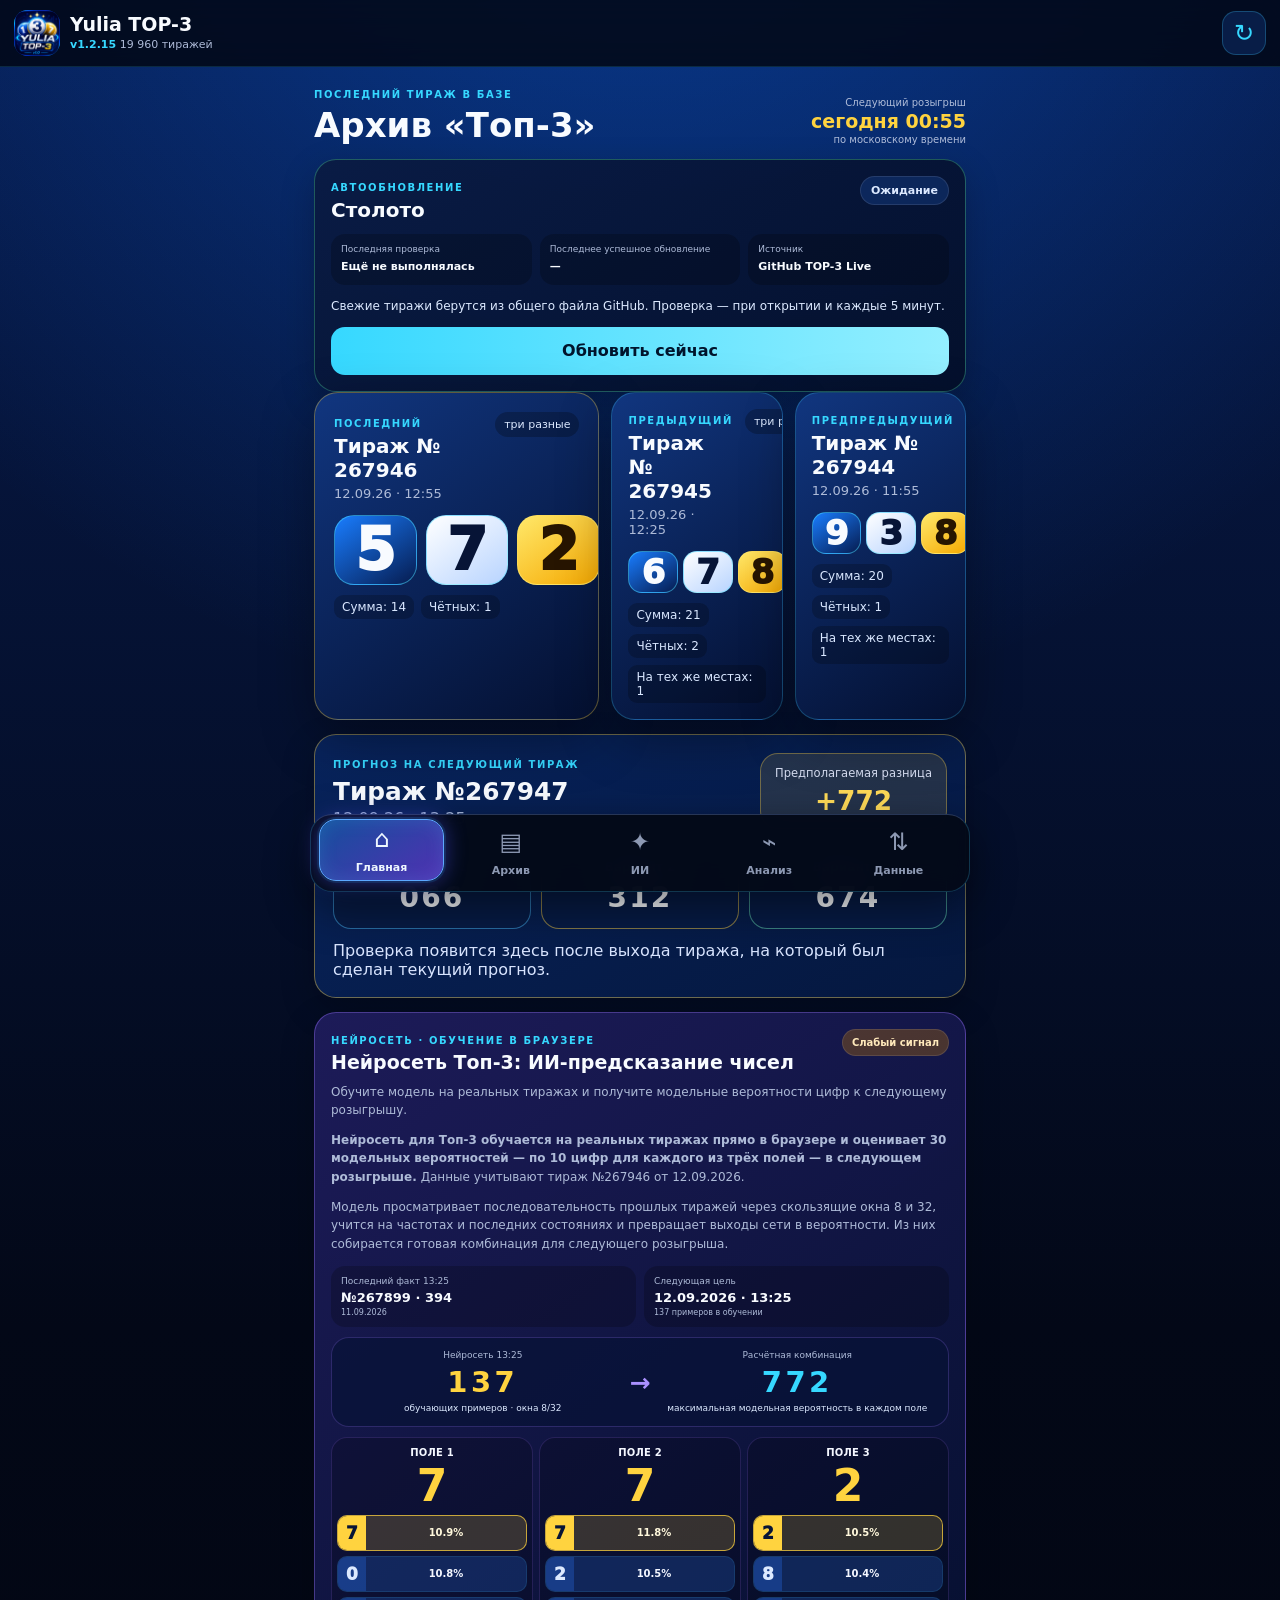
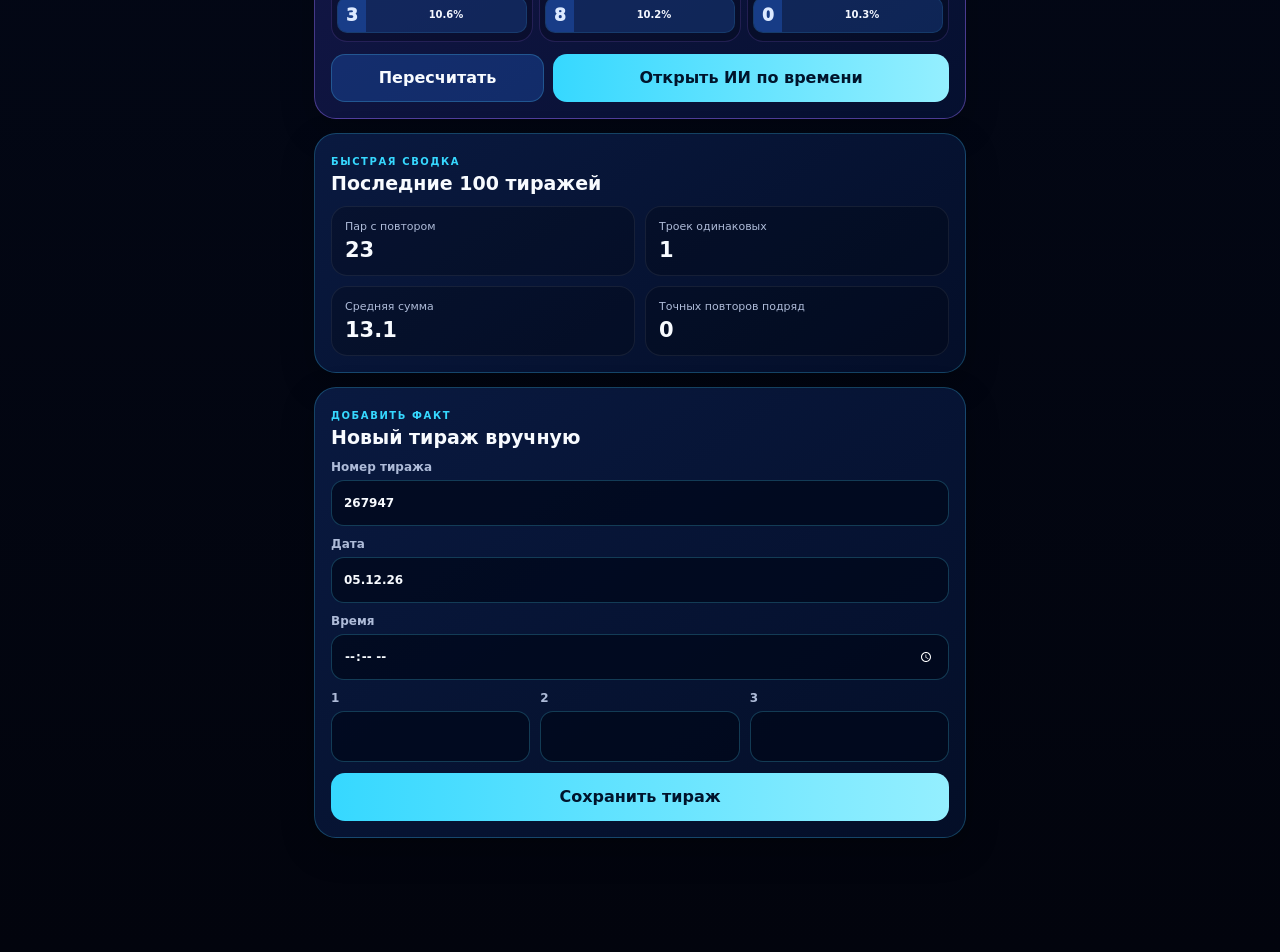
<file: index.html>
<!doctype html>
<html lang="ru">
<head>
  <meta charset="utf-8">
  <meta name="viewport" content="width=device-width, initial-scale=1, viewport-fit=cover">
  <meta name="theme-color" content="#071b4d">
  <meta name="mobile-web-app-capable" content="yes">
  <meta name="apple-mobile-web-app-capable" content="yes">
  <meta name="apple-mobile-web-app-status-bar-style" content="black-translucent">
  <meta name="apple-mobile-web-app-title" content="Yulia TOP-3">
  <title>Yulia TOP-3 v1.2.15 — архивы по времени и ИИ Позитрон</title>
  <link rel="manifest" href="manifest.webmanifest">
  <link rel="icon" href="icon-192.png" type="image/png">
  <link rel="apple-touch-icon" href="icon-192.png">
  <link rel="stylesheet" href="styles.css?v=1.2.15">
  <script>
    window.TOP3_BUILD = '1.2.15';
</script>
  <link rel="stylesheet" href="mirror-method.css?v=1.2.15">
  <link rel="stylesheet" href="./triple-methods.css?v=1.2.15">
</head>
<body>
  <div id="loading" class="loading hidden" hidden role="status" aria-live="polite">
    <span class="loading-spinner" aria-hidden="true"></span>
    <span id="loadingText">Загружаю архив тиражей…</span>
  </div>

  <header class="topbar">
    <div class="brand">
      <img src="icon-192.png" alt="Логотип Yulia TOP-3">
      <div>
        <h1>Yulia TOP-3</h1>
        <p><span class="version">v1.2.15</span> <span id="dbBadge">База загружается…</span></p>
      </div>
    </div>
    <button id="refreshBtn" class="icon-btn" type="button" aria-label="Проверить новые тиражи" title="Проверить новые тиражи">↻</button>
  </header>

  <main class="app-shell">
    <section id="view-home" class="view active" aria-labelledby="homeTitle">
      <div class="hero-mini">
        <div>
          <span class="eyebrow">ПОСЛЕДНИЙ ТИРАЖ В БАЗЕ</span>
          <h2 id="homeTitle">Архив «Топ-3»</h2>
        </div>
        <div class="next-draw">
          <span>Следующий розыгрыш</span>
          <strong id="nextDraw">—</strong>
          <small>по московскому времени</small>
        </div>
      </div>

      <section class="panel sync-panel" aria-labelledby="syncTitle">
        <div class="sync-head">
          <div>
            <span class="eyebrow">АВТООБНОВЛЕНИЕ</span>
            <h3 id="syncTitle">Столото</h3>
          </div>
          <span id="syncState" class="sync-badge idle">Ожидание</span>
        </div>
        <div class="sync-grid">
          <div><span>Последняя проверка</span><strong id="syncLastCheck">Ещё не выполнялась</strong></div>
          <div><span>Последнее успешное обновление</span><strong id="syncLastSuccess">—</strong></div>
          <div><span>Источник</span><strong id="syncSource">GitHub TOP-3 Live</strong></div>
        </div>
        <p id="syncMessage" class="sync-message">Свежие тиражи берутся из общего файла GitHub. Проверка — при открытии и каждые 5 минут.</p>
        <button id="onlineUpdateBtn" class="primary-btn" type="button">Обновить сейчас</button>
      </section>

      <div id="latestCards" class="latest-grid"></div>

      <section id="homeForecastPanel" class="panel home-forecast-panel" aria-live="polite"></section>

      <section class="panel ai-panel" aria-labelledby="aiTitle">
        <div class="section-head ai-head">
          <div>
            <span class="eyebrow">ЭКСПЕРИМЕНТАЛЬНАЯ МОДЕЛЬ</span>
            <h3 id="aiTitle">ИИ Позитрон по времени</h3>
          </div>
          <span id="aiSignalBadge" class="ai-signal weak">Слабый сигнал</span>
        </div>
        <p class="panel-note">Модель работает только с архивом выбранного времени: например, 13:25 сравнивается с предыдущими 13:25 по дням. Три поля оцениваются отдельно по модулю 10. Это аналитический эксперимент, а не гарантия результата.</p>
        <div id="aiContext" class="ai-context"></div>
        <div id="aiMainPrediction" class="ai-main-prediction"></div>
        <div id="aiColumnPredictions" class="ai-columns"></div>
        <div id="aiBacktest" class="ai-backtest"></div>
        <div class="ai-home-actions"><button id="aiRecalcBtn" class="secondary-btn" type="button">Пересчитать</button><button id="openAiViewBtn" class="primary-btn" type="button">Открыть ИИ по времени</button></div>
      </section>

      <section class="panel quick-panel">
        <div class="section-head">
          <div>
            <span class="eyebrow">БЫСТРАЯ СВОДКА</span>
            <h3>Последние 100 тиражей</h3>
          </div>
        </div>
        <div id="quickStats" class="stat-grid"></div>
      </section>

      <section class="panel">
        <div class="section-head">
          <div>
            <span class="eyebrow">ДОБАВИТЬ ФАКТ</span>
            <h3>Новый тираж вручную</h3>
          </div>
        </div>
        <form id="manualForm" class="manual-form">
          <label>Номер тиража<input id="manualId" type="number" inputmode="numeric" required></label>
          <label>Дата<input id="manualDate" type="text" inputmode="numeric" placeholder="30.07.26" required></label>
          <label>Время<input id="manualTime" type="time" required></label>
          <div class="digit-inputs" aria-label="Три выпавшие цифры">
            <label>1<input id="manualA" type="number" min="0" max="9" inputmode="numeric" required></label>
            <label>2<input id="manualB" type="number" min="0" max="9" inputmode="numeric" required></label>
            <label>3<input id="manualC" type="number" min="0" max="9" inputmode="numeric" required></label>
          </div>
          <button class="primary-btn" type="submit">Сохранить тираж</button>
        </form>
      </section>
    </section>

    <section id="view-archive" class="view" aria-labelledby="archiveTitle">
      <div class="page-title">
        <span class="eyebrow">ВСЯ ИСТОРИЯ</span>
        <h2 id="archiveTitle">Архив тиражей</h2>
        <p id="archiveInfo">—</p>
      </div>
      <section class="panel time-archive-panel" aria-labelledby="archiveTimeTitle">
        <div class="section-head">
          <div>
            <span class="eyebrow">ПОЛНЫЙ АРХИВ · ВСЕ РАСПИСАНИЯ</span>
            <h3 id="archiveTimeTitle">Выбери архив или время</h3>
          </div>
        </div>
        <div id="archiveTimeChips" class="time-chip-row" role="group" aria-label="Время архива"></div>
        <p id="archiveTimeSummary" class="time-summary">—</p>
      </section>

      <section class="panel archive-mode-panel" aria-labelledby="archiveModeTitle">
        <div class="section-head">
          <div>
            <span class="eyebrow">РЕЖИМ АРХИВА</span>
            <h3 id="archiveModeTitle">Комбинации и Позитроны</h3>
          </div>
        </div>
        <div class="archive-mode-grid" role="group" aria-label="Режим отображения архива">
          <button class="archive-mode-btn active" data-archive-mode="normal" type="button">Обычный архив</button>
          <button class="archive-mode-btn" data-archive-mode="normal-diff" type="button">Обычный + разница</button>
          <button class="archive-mode-btn" data-archive-mode="mirror" type="button">Зеркальный архив</button>
          <button class="archive-mode-btn" data-archive-mode="mirror-diff" type="button">Зеркальный + разница</button>
        </div>
        <p id="archiveModeHelp" class="archive-mode-help">Показываются фактические комбинации из трёх независимых полей 0–9.</p>
      </section>
      <section class="panel filters archive-filters">
        <label>Поиск: +106 — точная разница; 106 — точная комбинация; №267106 — тираж<input id="archiveSearch" type="search" placeholder="Например: +106, 106 или №267106"></label>
        <div class="filter-grid">
          <label>Область поиска<select id="archiveSearchScope"><option value="selected">Только выбранное время</option><option value="all">Все времена</option></select></label>
          <label>Показывать<select id="archiveLimit"><option value="50">50 тиражей</option><option value="100">100 тиражей</option><option value="250">250 тиражей</option></select></label>
        </div>
      </section>
      <div id="archiveList" class="archive-list"></div>
      <button id="loadMoreBtn" class="secondary-btn wide" type="button">Показать ещё</button>
    </section>

    <section id="view-ai" class="view" aria-labelledby="aiTimeTitle">
      <div class="page-title">
        <span class="eyebrow">ОБЩАЯ МОДЕЛЬ И 48 МОДЕЛЕЙ ПО ВРЕМЕНИ</span>
        <h2 id="aiTimeTitle">ИИ Позитрон по времени</h2>
        <p>Режим «ВСЕ» анализирует соседние тиражи общего архива. Отдельные кнопки времени обучают модель только на переходах одного времени между днями.</p>
      </div>
      <section class="panel time-archive-panel">
        <div class="section-head"><div><span class="eyebrow">ВРЕМЯ МОДЕЛИ</span><h3>Выбери ВСЕ или время</h3></div></div>
        <div id="aiTimeChips" class="time-chip-row" role="group" aria-label="Время ИИ-модели"></div>
        <p id="aiTimeSummary" class="time-summary">—</p>
      </section>
      <section class="panel ai-panel" aria-labelledby="aiTimePanelTitle">
        <div class="section-head ai-head">
          <div>
            <span class="eyebrow">ПРОГНОЗ ПЕРЕХОДА ПО ДНЯМ</span>
            <h3 id="aiTimePanelTitle">ИИ Позитрон</h3>
          </div>
          <span id="aiTimeSignalBadge" class="ai-signal weak">Слабый сигнал</span>
        </div>
        <p class="panel-note">Основная цифра и два резерва рассчитываются отдельно для каждого поля. Зеркальный переход показывается как точное преобразование основного, а не как второй независимый прогноз.</p>
        <div id="aiTimeContext" class="ai-context"></div>
        <div id="aiTimeMainPrediction" class="ai-main-prediction"></div>
        <div id="aiTimeColumnPredictions" class="ai-columns"></div>
        <div id="aiTimeBacktest" class="ai-backtest"></div>
        <button id="aiTimeRecalcBtn" class="secondary-btn wide" type="button">Пересчитать модель выбранного времени</button>
      </section>
    </section>

    <section id="view-analysis" class="view" aria-labelledby="analysisTitle">
      <div class="page-title">
        <span class="eyebrow">СТАТИСТИКА БАЗЫ</span>
        <h2 id="analysisTitle">Анализ цифр</h2>
        <p>Статистика не гарантирует выигрыш. Она показывает только фактические частоты архива.</p>
      </div>
      <section class="panel range-panel">
        <label>Период анализа
          <select id="analysisRange">
            <option value="3">Последние 3</option>
            <option value="5">Последние 5</option>
            <option value="10">Последние 10</option>
            <option value="20" selected>Последние 20</option>
            <option value="50">Последние 50</option>
            <option value="100">Последние 100</option>
            <option value="500">Последние 500</option>
            <option value="2000">Последние 2000</option>
            <option value="all">Вся база</option>
          </select>
        </label>
        <p id="analysisRangeSummary" class="panel-note">Анализ: последние 20 тиражей</p>
      </section>

      <section class="panel digit-search-panel" aria-labelledby="digitSearchTitle">
        <div class="section-head">
          <div>
            <span class="eyebrow">ПОИСК ПО АРХИВУ</span>
            <h3 id="digitSearchTitle">Одна, две или три цифры</h3>
          </div>
        </div>
        <p class="panel-note">Ищи отдельную цифру, точную пару или полную тройку. Для каждого совпадения показывается соседняя цепочка: предыдущий → найденный → следующий тираж.</p>
        <form id="digitSearchForm" class="digit-search-form">
          <div class="search-mode-grid">
            <label>Сколько цифр
              <select id="digitSearchLength">
                <option value="1">1 цифра</option>
                <option value="2">2 цифры</option>
                <option value="3">3 цифры</option>
              </select>
            </label>
            <label>Где искать
              <select id="digitSearchScope"></select>
            </label>
          </div>
          <div id="digitSearchInputs" class="digit-search-inputs">
            <label>Цифра 1<input id="digitSearchA" type="number" min="0" max="9" inputmode="numeric" required></label>
            <label>Цифра 2<input id="digitSearchB" type="number" min="0" max="9" inputmode="numeric"></label>
            <label>Цифра 3<input id="digitSearchC" type="number" min="0" max="9" inputmode="numeric"></label>
          </div>
          <button class="primary-btn" type="submit">Найти совпадения</button>
        </form>
        <div id="digitSearchSummary" class="search-summary">Выбери режим и нажми «Найти совпадения».</div>
        <div id="digitSearchResults" class="search-results"></div>
      </section>

      <section class="panel chain-panel" aria-labelledby="chainTitle">
        <div class="section-head">
          <div>
            <span class="eyebrow">ЦЕПОЧКИ КАК В КЕНО</span>
            <h3 id="chainTitle">Поиск продолжения</h3>
          </div>
        </div>
        <p class="panel-note">Приложение берёт последние 1, 2 или 3 тиража и ищет такие же цепочки во всей базе. Продолжения считаются отдельно для каждой позиции и для полной тройки.</p>
        <div class="chain-controls">
          <label>Длина цепочки
            <select id="chainLength">
              <option value="1">Последний 1 тираж</option>
              <option value="2">Последние 2 тиража</option>
              <option value="3">Последние 3 тиража</option>
            </select>
          </label>
          <button id="chainSearchBtn" class="primary-btn" type="button">Искать продолжение</button>
        </div>
        <div>
          <span class="eyebrow">ПОСЛЕДНЯЯ ЦЕПОЧКА</span>
          <div id="recentChain" class="recent-chain"></div>
        </div>
        <div id="chainSearchSummary" class="search-summary"></div>
        <div id="chainSearchResults" class="chain-results"></div>
      </section>

      <section class="panel">
        <div class="section-head"><div><span class="eyebrow">ПОЗИЦИИ 1–2–3</span><h3>Частота цифр 0–9</h3></div></div>
        <div id="frequencyCharts" class="frequency-wrap"></div>
      </section>
      <section class="panel">
        <div class="section-head"><div><span class="eyebrow">ПЕРЕХОДЫ</span><h3>Что чаще шло после последних цифр</h3></div></div>
        <div id="transitionCards" class="transition-grid"></div>
      </section>
      <section class="panel triple-combo-panel">
        <div class="section-head"><div><span class="eyebrow">КОМБИНАЦИИ</span><h3>Тройные комбинации</h3></div></div>
        <p class="panel-note">Сверху — 20 самых частых точных комбинаций выбранного периода. Ниже отдельно ведётся фактическая статистика XXX: 000, 111, 222 … 999 по периоду и по всей базе.</p>
        <div class="triple-summary-grid">
          <div><span>Лидер XXX · последние 20</span><strong id="tripleLeader20">—</strong></div>
          <div><span>Последняя выпавшая XXX</span><strong id="tripleLast">—</strong></div>
        </div>
        <h4 class="analysis-subtitle">Частые точные комбинации</h4>
        <div id="comboTable" class="combo-list"></div>
        <h4 class="analysis-subtitle">Все XXX · 000–999</h4>
        <div id="tripleComboTable" class="triple-combo-list"></div>
      </section>
    </section>

    <section id="view-forecast-check" class="view" aria-labelledby="forecastCheckTitle">
      <div class="page-title forecast-page-title">
        <button id="forecastBackBtn" class="secondary-btn compact" type="button">← Назад в анализ</button>
        <span class="eyebrow">ОТДЕЛЬНАЯ ПАНЕЛЬ</span>
        <h2 id="forecastCheckTitle">Проверка прогнозов</h2>
        <p>Прогноз сохраняется отдельно от базы тиражей. Новые факты только проверяют его и ничего не удаляют.</p>
      </div>

      <section class="panel forecast-entry-panel">
        <div class="section-head"><div><span class="eyebrow">НОВЫЙ ПРОГНОЗ</span><h3>Записать до выхода факта</h3></div></div>
        <form id="forecastForm" class="forecast-form">
          <div class="forecast-grid">
            <label>На тираж №<input id="forecastTargetId" type="number" inputmode="numeric" required></label>
            <label>Название метода<input id="forecastMethod" type="text" placeholder="Например: разности Юлии"></label>
            <label>Предполагаемая разница<input id="forecastDelta" type="text" inputmode="numeric" maxlength="3" placeholder="364" required></label>
            <label>Основная комбинация<input id="forecastVariant1" type="text" inputmode="numeric" maxlength="3" placeholder="705" required></label>
            <label>Вариант 2<input id="forecastVariant2" type="text" inputmode="numeric" maxlength="3" placeholder="необязательно"></label>
            <label>Вариант 3<input id="forecastVariant3" type="text" inputmode="numeric" maxlength="3" placeholder="необязательно"></label>
          </div>
          <div id="forecastBasePreview" class="forecast-base-preview">Предыдущая комбинация будет определена автоматически по номеру тиража.</div>
          <button class="primary-btn wide" type="submit">Сохранить прогноз</button>
        </form>
      </section>

      <section class="panel forecast-filter-panel">
        <div class="section-head"><div><span class="eyebrow">АРХИВ ПРОВЕРОК</span><h3>Сохранённые прогнозы</h3></div></div>
        <div class="forecast-filter-row">
          <label>Показывать
            <select id="forecastStatusFilter">
              <option value="all">Все прогнозы</option>
              <option value="waiting">Ожидают факт</option>
              <option value="checked">Уже проверены</option>
            </select>
          </label>
          <label>Цепочка после прогноза
            <select id="forecastChainLength">
              <option value="5">5 тиражей</option>
              <option value="10" selected>10 тиражей</option>
              <option value="20">20 тиражей</option>
            </select>
          </label>
        </div>
      </section>
      <div id="forecastArchiveList" class="forecast-archive-list"></div>
    </section>

    <section id="view-data" class="view" aria-labelledby="dataTitle">
      <div class="page-title">
        <span class="eyebrow">БАЗА И РЕЗЕРВ</span>
        <h2 id="dataTitle">Данные приложения</h2>
        <p>Все импортированные тиражи сохраняются в постоянной базе браузера с защитой от дублей по номеру.</p>
      </div>
      <section class="panel data-status">
        <div><span>Тиражей в базе</span><strong id="dataCount">—</strong></div>
        <div><span>Первый тираж</span><strong id="dataFirst">—</strong></div>
        <div><span>Последний тираж</span><strong id="dataLast">—</strong></div>
      </section>
      <section class="panel online-data-panel">
        <div class="section-head"><div><span class="eyebrow">СВЕЖИЕ ТИРАЖИ</span><h3>Автозагрузка из Столото</h3></div></div>
        <p id="dataSyncSummary">При открытии приложения и каждые 15 минут выполняется безопасная проверка. Уже сохранённые тиражи не заменяются.</p>
        <button id="dataOnlineUpdateBtn" class="secondary-btn" type="button">Проверить новые тиражи</button>
      </section>
      <section class="panel action-stack">
        <label class="file-btn">Импортировать CSV<input id="csvInput" type="file" accept=".csv,text/csv" hidden></label>
        <button id="exportCsvBtn" class="secondary-btn" type="button">Экспорт всей базы в CSV</button>
        <button id="exportJsonBtn" class="secondary-btn" type="button">Резервная копия JSON</button>
        <label class="file-btn secondary">Восстановить из JSON<input id="jsonInput" type="file" accept=".json,application/json" hidden></label>
        <button id="resetSeedBtn" class="danger-btn" type="button">Восстановить встроенный архив</button>
      </section>
      <section class="panel schedule-panel">
        <div class="section-head"><div><span class="eyebrow">РАСПИСАНИЕ</span><h3>Розыгрыши по Москве</h3></div></div>
        <p>48 тиражей в сутки · каждые 30 минут: 00:25 · 00:55 · 01:25 · 01:55 · … · 23:25 · 23:55</p>
      </section>
    </section>
  </main>

  <nav class="bottom-nav" aria-label="Навигация приложения">
    <button class="nav-btn active" data-view="home" type="button"><span>⌂</span><b>Главная</b></button>
    <button class="nav-btn" data-view="archive" type="button"><span>▤</span><b>Архив</b></button>
    <button class="nav-btn" data-view="ai" type="button"><span>✦</span><b>ИИ</b></button>
    <button class="nav-btn" data-view="analysis" type="button"><span>⌁</span><b>Анализ</b></button>
    <button class="nav-btn" data-view="data" type="button"><span>⇅</span><b>Данные</b></button>
  </nav>

  <div id="toast" class="toast" role="status" aria-live="polite"></div>

  <script src="top3-data.js?v=1.2.15"></script>
  <script src="top3-storage-indexeddb.js?v=1.0.1"></script>
  <script src="app.js?v=1.2.15"></script>
  <script src="live-source-fix.js?v=1.2.15"></script>
  <script src="top3-backfill.js?v=1.2.15"></script>
  <script src="mirror-method.js?v=1.2.15"></script>
  <script src="./triple-methods.js?v=1.2.15"></script>
  <script src="./m6-v3-strict.js?v=1.2.15"></script>
</body>
</html>
</file>
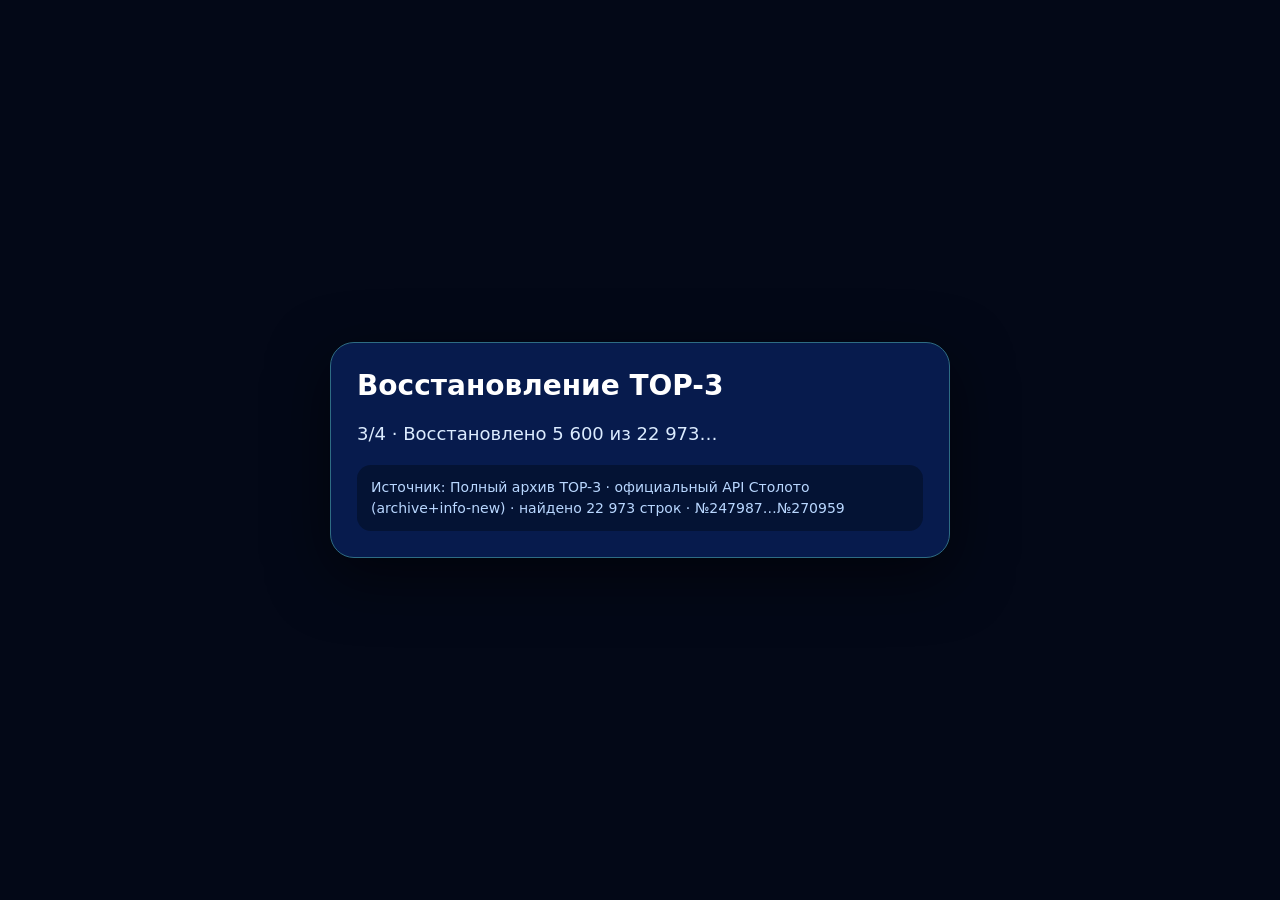
<file: repair.html>
<!doctype html>
<html lang="ru">
<head>
  <meta charset="utf-8">
  <meta name="viewport" content="width=device-width,initial-scale=1">
  <meta name="theme-color" content="#071b4d">
  <title>Восстановление Yulia TOP-3</title>
  <style>
    :root{color-scheme:dark}*{box-sizing:border-box}body{margin:0;min-height:100vh;display:grid;place-items:center;padding:24px;font-family:system-ui,-apple-system,Segoe UI,Roboto,sans-serif;background:#030817;color:#fff}.card{width:min(620px,100%);padding:26px;border:1px solid #2e6c83;border-radius:24px;background:#071b4d;box-shadow:0 18px 60px #0008}h1{margin:0 0 14px;font-size:28px}.status{font-size:18px;line-height:1.55;color:#dcecff}.meta{margin-top:14px;padding:12px 14px;border-radius:14px;background:#041334;color:#b9d7ff;font-size:14px;line-height:1.5}.ok{color:#65e6a5}.error{color:#ffb1bd}button{width:100%;margin-top:18px;padding:16px;border:0;border-radius:16px;font-size:18px;font-weight:800;background:#63dcf1;color:#03152d}
  </style>
</head>
<body>
  <main class="card">
    <h1>Восстановление TOP-3</h1>
    <p id="status" class="status">Загружаю полный официальный архив и восстанавливаю недостающие тиражи…</p>
    <div id="meta" class="meta">Локальная база не удаляется: официальные строки добавляются и исправляются по номеру тиража.</div>
    <button id="openBtn" hidden>Открыть приложение</button>
  </main>
<script>
'use strict';
const DB_NAME='yulia-top3-db';
const DB_VERSION=1;
const STORE='draws';
const FULL_URL='./top3-history.json';
const status=document.getElementById('status');
const meta=document.getElementById('meta');
const openBtn=document.getElementById('openBtn');
const openApp=()=>location.replace(`./?repair=${Date.now()}`);
openBtn.addEventListener('click',openApp);
function openDB(){return new Promise((resolve,reject)=>{const req=indexedDB.open(DB_NAME,DB_VERSION);req.onupgradeneeded=()=>{const d=req.result;if(!d.objectStoreNames.contains(STORE))d.createObjectStore(STORE,{keyPath:'id'});};req.onsuccess=()=>resolve(req.result);req.onerror=()=>reject(req.error||new Error('Не удалось открыть локальную базу'));req.onblocked=()=>reject(new Error('Локальная база заблокирована другой вкладкой'));});}
function txDone(tx){return new Promise((resolve,reject)=>{tx.oncomplete=resolve;tx.onerror=()=>reject(tx.error||new Error('Ошибка записи'));tx.onabort=()=>reject(tx.error||new Error('Запись отменена'));});}
function validRow(row){return Number.isInteger(Number(row?.id))&&Number(row.id)>0&&/^\d{2}\.\d{2}\.\d{2}$/.test(String(row?.date||''))&&/^\d{2}:\d{2}$/.test(String(row?.time||''))&&[row?.a,row?.b,row?.c].every(value=>Number.isInteger(Number(value))&&Number(value)>=0&&Number(value)<=9);}
async function countRows(database){return new Promise((resolve,reject)=>{const req=database.transaction(STORE,'readonly').objectStore(STORE).count();req.onsuccess=()=>resolve(req.result||0);req.onerror=()=>reject(req.error);});}
(async()=>{
  try{
    if(!('indexedDB'in window))throw new Error('IndexedDB не поддерживается этим браузером');
    status.textContent='1/4 · Загружаю полный официальный архив TOP-3…';
    const response=await fetch(`${FULL_URL}?repair=${Date.now()}`,{cache:'no-store',headers:{Accept:'application/json'}});
    if(!response.ok)throw new Error(`архив не загрузился: HTTP ${response.status}`);
    const payload=await response.json();
    const sourceRows=Array.isArray(payload)?payload:payload?.draws;
    if(!Array.isArray(sourceRows)||sourceRows.length<10000)throw new Error('полный архив вернул слишком мало строк');
    const rows=sourceRows.filter(validRow).map(row=>({id:Number(row.id),date:String(row.date),time:String(row.time),a:Number(row.a),b:Number(row.b),c:Number(row.c)}));
    if(rows.length<10000)throw new Error('после проверки в архиве осталось слишком мало корректных строк');
    const ids=new Set(rows.map(row=>row.id));
    if(ids.size!==rows.length)throw new Error('в официальном архиве обнаружены дубли номеров');
    const latest=Math.max(...rows.map(row=>row.id));
    const earliest=Math.min(...rows.map(row=>row.id));
    meta.textContent=`Источник: ${payload?.source||'официальный архив TOP-3'} · найдено ${rows.length.toLocaleString('ru-RU')} строк · №${earliest}…№${latest}`;

    status.textContent='2/4 · Открываю локальную базу…';
    const database=await openDB();
    const before=await countRows(database);

    status.textContent='3/4 · Добавляю пропущенные тиражи и исправляю совпадающие номера…';
    const batchSize=400;
    for(let offset=0;offset<rows.length;offset+=batchSize){
      const tx=database.transaction(STORE,'readwrite');
      const store=tx.objectStore(STORE);
      for(const row of rows.slice(offset,offset+batchSize))store.put(row);
      await txDone(tx);
      status.textContent=`3/4 · Восстановлено ${Math.min(offset+batchSize,rows.length).toLocaleString('ru-RU')} из ${rows.length.toLocaleString('ru-RU')}…`;
    }
    const after=await countRows(database);
    database.close();

    status.textContent='4/4 · Очищаю старый кэш приложения…';
    try{localStorage.removeItem('yulia-top3-auto-status-v1');}catch{}
    try{for(const registration of await navigator.serviceWorker?.getRegistrations?.()||[])await registration.unregister();}catch{}
    try{for(const key of await caches.keys())await caches.delete(key);}catch{}

    status.className='status ok';
    status.textContent=`Готово. Было ${before.toLocaleString('ru-RU')} строк, стало ${after.toLocaleString('ru-RU')}. Последний официальный тираж №${latest}. Открываю приложение…`;
    openBtn.hidden=false;
    setTimeout(openApp,1400);
  }catch(error){
    status.className='status error';
    status.textContent='Не удалось выполнить восстановление: '+(error?.message||error)+'. Локальная база не удалена.';
    openBtn.hidden=false;
  }
})();
</script>
</body>
</html>
</file>
<file: styles.css>
:root {
  color-scheme: dark;
  --bg: #030817;
  --panel: rgba(10, 27, 67, .94);
  --panel2: rgba(4, 15, 42, .94);
  --line: rgba(65, 211, 255, .25);
  --cyan: #36d8ff;
  --blue: #1477ff;
  --gold: #ffd33f;
  --text: #f8fbff;
  --muted: #aebbd8;
  --danger: #ff6b7e;
  --good: #53e3a6;
  --shadow: 0 18px 52px rgba(0,0,0,.35);
}
* { box-sizing: border-box; }
html { min-height: 100%; background: var(--bg); }
body {
  margin: 0;
  min-height: 100vh;
  font-family: system-ui, -apple-system, BlinkMacSystemFont, "Segoe UI", sans-serif;
  color: var(--text);
  background:
    radial-gradient(circle at 50% -10%, rgba(11,110,255,.42), transparent 34%),
    linear-gradient(180deg,#071b4d 0%,#030817 52%,#02040d 100%);
  padding-bottom: calc(84px + env(safe-area-inset-bottom));
}
button,input,select { font: inherit; }
button { -webkit-tap-highlight-color: transparent; }
.loading {
  position: fixed; top: calc(72px + env(safe-area-inset-top)); left: 50%; transform: translateX(-50%);
  z-index: 1000; display: flex; align-items: center; gap: 9px; max-width: calc(100% - 28px);
  padding: 9px 14px; border: 1px solid rgba(65,211,255,.28); border-radius: 999px;
  background: rgba(3,8,23,.94); box-shadow: 0 12px 34px rgba(0,0,0,.34); color: var(--muted);
  font-size: 12px; white-space: nowrap; overflow: hidden; text-overflow: ellipsis;
}
.loading-spinner { width: 15px; height: 15px; flex: 0 0 15px; border: 2px solid rgba(65,211,255,.22); border-top-color: var(--cyan); border-radius: 50%; animation: spin .8s linear infinite; }
@keyframes spin { to { transform: rotate(360deg); } }
.loading.hidden { display: none; }
.topbar {
  position: sticky; top: 0; z-index: 30; display: flex; align-items: center; justify-content: space-between;
  padding: calc(10px + env(safe-area-inset-top)) 14px 10px;
  background: rgba(3,8,23,.88); backdrop-filter: blur(16px); border-bottom: 1px solid rgba(65,211,255,.15);
}
.brand { display: flex; align-items: center; gap: 10px; }
.brand img { width: 46px; height: 46px; border-radius: 14px; }
.brand h1 { margin: 0; font-size: 19px; line-height: 1.05; }
.brand p { margin: 4px 0 0; color: var(--muted); font-size: 11px; }
.version { color: var(--cyan); font-weight: 800; }
.icon-btn { width: 44px; height: 44px; border: 1px solid var(--line); color: var(--cyan); background: rgba(12,37,89,.7); border-radius: 14px; font-size: 24px; }
.app-shell { width: min(100%, 680px); margin: 0 auto; padding: 16px 14px 30px; }
.view { display: none; animation: fade .18s ease; }
.view.active { display: block; }
@keyframes fade { from { opacity: .35; transform: translateY(4px); } }
.hero-mini,.page-title { margin-bottom: 14px; }
.hero-mini { display: grid; grid-template-columns: 1fr auto; gap: 12px; align-items: end; }
.hero-mini h2,.page-title h2 { margin: 3px 0 0; font-size: clamp(25px,7vw,34px); }
.page-title p { color: var(--muted); line-height: 1.45; margin: 7px 0 0; }
.eyebrow { color: var(--cyan); font-size: 10px; letter-spacing: .16em; font-weight: 900; }
.next-draw { min-width: 135px; text-align: right; }
.next-draw span,.next-draw small { display: block; color: var(--muted); font-size: 10px; }
.next-draw strong { display: block; margin: 2px 0; color: var(--gold); font-size: 19px; }
.latest-grid { display: grid; gap: 12px; }
.draw-card {
  position: relative; overflow: hidden; padding: 16px; border-radius: 24px;
  background: linear-gradient(145deg,rgba(17,55,129,.98),rgba(4,16,48,.98));
  border: 1px solid var(--line); box-shadow: var(--shadow);
}
.draw-card.primary { padding: 19px; border-color: rgba(255,211,63,.36); }
.draw-head { display: flex; justify-content: space-between; gap: 12px; align-items: start; }
.draw-head h3 { margin: 3px 0 0; font-size: 20px; }
.draw-head p { margin: 4px 0 0; color: var(--muted); font-size: 13px; }
.draw-tag { white-space: nowrap; padding: 6px 9px; border-radius: 999px; background: rgba(0,0,0,.25); color: #dce9ff; font-size: 11px; }
.draw-digits { display: grid; grid-template-columns: repeat(3,1fr); gap: 9px; margin: 14px 0 10px; }
.ball { aspect-ratio: 1.18; display: grid; place-items: center; border-radius: 20px; font-size: clamp(34px,12vw,58px); font-weight: 950; border: 1px solid rgba(77,221,255,.5); background: linear-gradient(145deg,#197dff,#061c50); }
.ball:nth-child(2) { color: #071436; background: linear-gradient(145deg,#fff,#b8d4ff); }
.ball:nth-child(3) { color: #271500; background: linear-gradient(145deg,#ffe86a,#f5a800); border-color: rgba(255,230,105,.75); }
.draw-meta { display: flex; flex-wrap: wrap; gap: 7px; color: #d9e7ff; font-size: 12px; }
.draw-meta span { padding: 5px 8px; background: rgba(0,0,0,.22); border-radius: 9px; }
.panel { margin-top: 14px; padding: 16px; border-radius: 22px; background: linear-gradient(145deg,var(--panel),var(--panel2)); border: 1px solid var(--line); box-shadow: 0 12px 34px rgba(0,0,0,.22); }
.section-head { display: flex; align-items: center; justify-content: space-between; margin-bottom: 12px; }
.section-head h3 { margin: 3px 0 0; font-size: 19px; }
.stat-grid { display: grid; grid-template-columns: repeat(2,1fr); gap: 10px; }
.stat { padding: 13px; border-radius: 16px; background: rgba(0,0,0,.22); border: 1px solid rgba(255,255,255,.07); }
.stat span { display: block; color: var(--muted); font-size: 11px; }
.stat strong { display: block; margin-top: 5px; font-size: 21px; }
.manual-form,.filters,.action-stack { display: grid; gap: 11px; }
label { display: grid; gap: 6px; color: var(--muted); font-size: 12px; font-weight: 700; }
input,select {
  width: 100%; min-height: 46px; border: 1px solid rgba(78,216,255,.24); border-radius: 13px;
  color: var(--text); background: rgba(1,8,25,.72); padding: 10px 12px; outline: none;
}
input:focus,select:focus { border-color: var(--cyan); box-shadow: 0 0 0 3px rgba(54,216,255,.1); }
.digit-inputs { display: grid; grid-template-columns: repeat(3,1fr); gap: 10px; }
.digit-inputs input { text-align: center; font-size: 25px; font-weight: 900; }
.primary-btn,.secondary-btn,.danger-btn,.file-btn {
  display: grid; place-items: center; min-height: 48px; border-radius: 14px; border: 0; font-weight: 850; text-align: center; cursor: pointer;
}
.primary-btn { color: #00142c; background: linear-gradient(90deg,var(--cyan),#94efff); }
.secondary-btn,.file-btn.secondary { color: var(--text); background: rgba(27,77,164,.45); border: 1px solid rgba(82,211,255,.25); }
.file-btn { color: #201600; background: linear-gradient(90deg,#ffd33f,#ffec91); }
.danger-btn { color: #ffdbe1; background: rgba(143,25,51,.42); border: 1px solid rgba(255,107,126,.25); }
.wide { width: 100%; margin-top: 12px; }
.archive-list { display: grid; gap: 9px; }
.archive-row { display: grid; grid-template-columns: 1fr auto; gap: 10px; align-items: center; padding: 13px; border-radius: 17px; background: rgba(9,27,67,.86); border: 1px solid rgba(65,211,255,.16); }
.archive-row h4 { margin: 0; font-size: 15px; }
.archive-row p { margin: 4px 0 0; color: var(--muted); font-size: 12px; }
.mini-digits { display: flex; gap: 6px; }
.mini-digits b { display: grid; place-items: center; width: 37px; height: 37px; border-radius: 11px; background: rgba(20,102,235,.5); font-size: 19px; }
.mini-digits b:nth-child(2) { color: #061431; background: #d9e8ff; }
.mini-digits b:nth-child(3) { color: #291900; background: var(--gold); }
.frequency-wrap { display: grid; gap: 16px; }
.freq-group h4 { margin: 0 0 9px; color: #dce9ff; }
.freq-list { display: grid; gap: 6px; }
.freq-row { display: grid; grid-template-columns: 22px 1fr 48px; gap: 8px; align-items: center; font-size: 12px; }
.freq-row b { text-align: center; }
.bar { height: 10px; overflow: hidden; border-radius: 999px; background: rgba(255,255,255,.08); }
.bar i { display: block; height: 100%; border-radius: inherit; background: linear-gradient(90deg,var(--blue),var(--cyan)); }
.freq-row em { color: var(--muted); text-align: right; font-style: normal; }
.transition-grid { display: grid; grid-template-columns: repeat(3,1fr); gap: 9px; }
.transition-card { padding: 12px 8px; text-align: center; border-radius: 16px; background: rgba(0,0,0,.23); }
.transition-card span { display: block; color: var(--muted); font-size: 10px; }
.transition-card strong { display: block; margin: 7px 0 3px; font-size: 28px; color: var(--gold); }
.transition-card small { color: #dce9ff; font-size: 10px; }
.combo-list { display: grid; gap: 8px; }
.combo-item { display: flex; align-items: center; justify-content: space-between; padding: 11px 12px; border-radius: 14px; background: rgba(0,0,0,.22); }
.combo-item b { letter-spacing: .15em; font-size: 20px; }
.combo-item span { color: var(--muted); }
.data-status { display: grid; grid-template-columns: repeat(3,1fr); gap: 8px; text-align: center; }
.data-status div { padding: 10px 5px; border-radius: 15px; background: rgba(0,0,0,.22); }
.data-status span { display: block; color: var(--muted); font-size: 10px; }
.data-status strong { display: block; margin-top: 5px; font-size: 15px; }
.schedule-panel p { margin: 0; color: #dce9ff; line-height: 1.65; }
.bottom-nav {
  position: fixed; z-index: 50; left: 10px; right: 10px; bottom: calc(8px + env(safe-area-inset-bottom));
  display: grid; grid-template-columns: repeat(4,1fr); width: min(calc(100% - 20px),660px); margin: 0 auto;
  padding: 7px; border-radius: 22px; background: rgba(5,12,31,.94); border: 1px solid rgba(65,211,255,.23); backdrop-filter: blur(18px); box-shadow: 0 16px 45px rgba(0,0,0,.48);
}
.nav-btn { display: grid; place-items: center; gap: 1px; min-height: 54px; border: 0; border-radius: 16px; color: #8295bd; background: transparent; }
.nav-btn span { font-size: 22px; line-height: 1; }
.nav-btn b { font-size: 10px; }
.nav-btn.active { color: #021227; background: linear-gradient(145deg,var(--cyan),#a3f0ff); }
.toast { position: fixed; z-index: 200; left: 50%; bottom: calc(88px + env(safe-area-inset-bottom)); transform: translate(-50%,20px); width: min(calc(100% - 32px),520px); padding: 13px 15px; border-radius: 14px; background: #eaf7ff; color: #071632; font-weight: 750; opacity: 0; pointer-events: none; transition: .2s; box-shadow: var(--shadow); }
.toast.show { opacity: 1; transform: translate(-50%,0); }
@media (min-width: 560px) {
  .latest-grid { grid-template-columns: 1.25fr .75fr .75fr; }
  .draw-card:not(.primary) .draw-digits { gap: 5px; }
  .draw-card:not(.primary) .ball { border-radius: 14px; font-size: 34px; }
  .filters { grid-template-columns: 1fr 180px; align-items: end; }
  .frequency-wrap { grid-template-columns: repeat(3,1fr); }
}
@media (max-width: 380px) {
  .hero-mini { grid-template-columns: 1fr; }
  .next-draw { text-align: left; }
  .data-status { grid-template-columns: 1fr; }
}

/* Автообновление Lucky Numbers */
.sync-panel { border-color: rgba(83,227,166,.34); }
.sync-head { display:flex; align-items:flex-start; justify-content:space-between; gap:12px; margin-bottom:12px; }
.sync-head h3 { margin:3px 0 0; font-size:20px; }
.sync-badge { white-space:nowrap; padding:7px 10px; border-radius:999px; font-size:11px; font-weight:900; border:1px solid rgba(255,255,255,.1); }
.sync-badge.idle { color:#dce9ff; background:rgba(27,77,164,.34); }
.sync-badge.checking { color:#001a25; background:var(--cyan); }
.sync-badge.success { color:#042016; background:var(--good); }
.sync-badge.error { color:#351019; background:#ffb7c1; }
.sync-grid { display:grid; grid-template-columns:repeat(3,1fr); gap:8px; }
.sync-grid div { min-width:0; padding:10px; border-radius:14px; background:rgba(0,0,0,.22); }
.sync-grid span { display:block; color:var(--muted); font-size:9px; line-height:1.25; }
.sync-grid strong { display:block; margin-top:5px; font-size:11px; line-height:1.3; overflow-wrap:anywhere; }
.sync-message,.online-data-panel p { color:#dce9ff; font-size:12px; line-height:1.5; }
.sync-panel .primary-btn { width:100%; margin-top:10px; }
.icon-btn:disabled,.primary-btn:disabled,.secondary-btn:disabled { opacity:.62; cursor:wait; }
.icon-btn.spinning { animation:spin .9s linear infinite; }
@keyframes spin { to { transform:rotate(360deg); } }
@media (max-width:430px) { .sync-grid { grid-template-columns:1fr; } }


/* v1.0.2 — поиск по цифрам и цепочки */
.panel-note { margin: -2px 0 13px; color: var(--muted); font-size: 12px; line-height: 1.55; }
.digit-search-form { display: grid; gap: 11px; }
.search-mode-grid { display: grid; grid-template-columns: 1fr 1.35fr; gap: 10px; }
.digit-search-inputs { display: grid; grid-template-columns: repeat(3,1fr); gap: 10px; }
.digit-search-inputs label.hidden { display: none; }
.digit-search-inputs input { text-align: center; font-size: 24px; font-weight: 900; }
.search-summary { margin-top: 12px; padding: 11px 12px; border-radius: 14px; color: #dce9ff; background: rgba(13,51,111,.42); border: 1px solid rgba(65,211,255,.16); font-size: 12px; line-height: 1.5; }
.search-results { display: grid; gap: 9px; margin-top: 10px; }
.search-result-row { padding: 12px; border-radius: 16px; background: rgba(0,0,0,.22); border: 1px solid rgba(255,255,255,.07); }
.search-result-head { display: flex; justify-content: space-between; align-items: center; gap: 10px; }
.search-result-head strong { font-size: 14px; }
.search-result-head span { color: var(--muted); font-size: 11px; }
.context-chain { display: flex; align-items: center; gap: 6px; margin-top: 9px; overflow-x: auto; padding-bottom: 2px; }
.context-node { flex: 0 0 auto; padding: 7px 9px; border-radius: 11px; background: rgba(19,73,157,.34); border: 1px solid rgba(65,211,255,.12); }
.context-node b { letter-spacing: .12em; }
.context-node small { display: block; margin-top: 2px; color: var(--muted); font-size: 9px; }
.context-node.match { color: #071436; background: linear-gradient(145deg,#fff3a5,var(--gold)); border-color: rgba(255,211,63,.8); }
.context-arrow { color: var(--cyan); font-weight: 900; }
.chain-controls { display: grid; grid-template-columns: 1fr 1fr; gap: 10px; align-items: end; margin-bottom: 14px; }
.recent-chain { display: flex; gap: 7px; margin-top: 7px; padding: 4px 1px 9px; overflow-x: auto; }
.recent-chain-item { flex: 0 0 auto; display: grid; justify-items: center; gap: 3px; }
.recent-chain-item b { padding: 8px 10px; border-radius: 12px; letter-spacing: .14em; background: rgba(20,102,235,.38); border: 1px solid rgba(65,211,255,.18); }
.recent-chain-item small { color: var(--muted); font-size: 9px; }
.recent-chain-arrow { align-self: start; padding-top: 9px; color: var(--cyan); font-weight: 900; }
.chain-results { display: grid; gap: 10px; margin-top: 10px; }
.chain-result-card { padding: 13px; border-radius: 17px; background: rgba(0,0,0,.23); border: 1px solid rgba(65,211,255,.14); }
.chain-result-head { display: flex; align-items: start; justify-content: space-between; gap: 10px; }
.chain-result-head h4 { margin: 0; font-size: 15px; }
.chain-result-head span { color: var(--muted); font-size: 10px; text-align: right; }
.chain-seed { margin: 8px 0; color: var(--gold); font-weight: 900; letter-spacing: .08em; line-height: 1.5; }
.continuation-list { display: grid; gap: 6px; }
.continuation-item { display: grid; grid-template-columns: auto 1fr auto; gap: 8px; align-items: center; padding: 7px 8px; border-radius: 11px; background: rgba(18,62,132,.28); }
.continuation-item b { min-width: 34px; text-align: center; font-size: 18px; color: var(--gold); letter-spacing: .08em; }
.continuation-bar { height: 7px; overflow: hidden; border-radius: 999px; background: rgba(255,255,255,.08); }
.continuation-bar i { display: block; height: 100%; border-radius: inherit; background: linear-gradient(90deg,var(--blue),var(--cyan)); }
.continuation-item small { min-width: 62px; color: var(--muted); text-align: right; }
.chain-examples { margin-top: 9px; color: var(--muted); font-size: 10px; line-height: 1.55; }
.empty-result { padding: 14px; text-align: center; color: var(--muted); border-radius: 14px; background: rgba(0,0,0,.18); }
@media (max-width: 420px) {
  .search-mode-grid,.chain-controls { grid-template-columns: 1fr; }
}

/* v1.0.13 — архив Позитронов и ИИ-модель */
.archive-mode-panel { border-color: rgba(255,211,63,.28); }
.archive-mode-grid { display:grid; grid-template-columns:repeat(2,1fr); gap:9px; }
.archive-mode-btn {
  min-height:48px; padding:9px 10px; border-radius:14px; border:1px solid rgba(65,211,255,.20);
  color:#dce9ff; background:rgba(8,31,77,.70); font-size:12px; font-weight:850; line-height:1.25;
}
.archive-mode-btn.active { color:#071436; background:linear-gradient(145deg,#fff3a5,var(--gold)); border-color:rgba(255,211,63,.85); box-shadow:0 8px 24px rgba(255,211,63,.13); }
.archive-mode-help { margin:11px 0 0; color:var(--muted); font-size:11px; line-height:1.5; }
.archive-values { display:flex; align-items:center; gap:8px; }
.archive-row.with-difference { grid-template-columns:minmax(0,1fr) auto; }
.archive-row-info { min-width:0; }
.mirror-digits b { box-shadow:inset 0 0 0 1px rgba(255,255,255,.12); }
.positron-difference { min-width:66px; display:grid; justify-items:center; gap:2px; padding:7px 8px; border-radius:12px; background:rgba(255,211,63,.11); border:1px solid rgba(255,211,63,.28); }
.positron-difference span { color:var(--muted); font-size:9px; font-weight:900; }
.positron-difference strong { color:var(--gold); font-size:17px; letter-spacing:.08em; }
.positron-difference.empty { opacity:.58; }

.ai-panel { border-color:rgba(155,112,255,.42); background:linear-gradient(145deg,rgba(30,28,91,.96),rgba(5,16,48,.98)); }
.ai-head { align-items:flex-start; gap:10px; }
.ai-signal { flex:0 0 auto; padding:7px 9px; border-radius:999px; font-size:10px; font-weight:900; border:1px solid rgba(255,255,255,.1); }
.ai-signal.weak { color:#ffe9bb; background:rgba(163,104,13,.38); }
.ai-signal.medium { color:#061d2a; background:#70dcff; }
.ai-signal.strong { color:#052015; background:var(--good); }
.ai-context { display:grid; grid-template-columns:1fr 1fr; gap:8px; margin-bottom:10px; }
.ai-context div { padding:10px; border-radius:14px; background:rgba(0,0,0,.22); }
.ai-context span { display:block; color:var(--muted); font-size:9px; }
.ai-context strong { display:block; margin-top:4px; font-size:13px; }
.ai-main-prediction { display:grid; grid-template-columns:1fr auto 1fr; gap:8px; align-items:center; padding:12px; border-radius:18px; background:rgba(8,18,55,.72); border:1px solid rgba(155,112,255,.24); }
.ai-main-block { min-width:0; text-align:center; }
.ai-main-block span { display:block; color:var(--muted); font-size:9px; }
.ai-main-block strong { display:block; margin:5px 0 3px; color:var(--gold); font-size:29px; letter-spacing:.12em; }
.ai-main-block.result strong { color:var(--cyan); }
.ai-main-block small { display:block; color:#dce9ff; font-size:9px; line-height:1.35; }
.ai-main-arrow { color:#aa91ff; font-size:25px; font-weight:900; }
.ai-panel { overflow:hidden; }
.ai-columns {
  display:grid; grid-template-columns:repeat(3,minmax(0,1fr)); gap:6px;
  width:100%; min-width:0; margin-top:10px;
}
.ai-column-card {
  min-width:0; padding:9px 5px 8px; overflow:hidden; border-radius:16px; text-align:center;
  background:rgba(0,0,0,.22); border:1px solid rgba(155,112,255,.18);
}
.ai-column-card>span {
  display:block; min-height:0; color:#f4f7ff; font-size:10px; font-weight:900;
  line-height:1.15; letter-spacing:.02em; white-space:nowrap;
}
.ai-column-card>strong {
  display:block; margin:5px 0 7px; color:var(--gold);
  font-size:clamp(34px,10vw,44px); line-height:1; font-variant-numeric:tabular-nums;
}
.ai-candidates { display:grid; gap:5px; width:100%; min-width:0; }
.ai-candidate {
  display:grid; grid-template-columns:28px minmax(0,1fr); align-items:center;
  width:100%; min-width:0; min-height:36px; padding:0; overflow:hidden;
  border-radius:10px; color:#dce9ff; background:rgba(29,72,150,.42);
  border:1px solid rgba(65,211,255,.12); font-variant-numeric:tabular-nums;
}
.ai-candidate>span {
  display:grid; place-items:center; align-self:stretch; min-width:0;
  background:rgba(30,79,173,.55); font-size:17px; font-weight:950;
}
.ai-candidate>small {
  display:block; min-width:0; padding:0 3px; margin:0; overflow:hidden;
  color:#f4f7ff; font-size:10px; font-weight:850; line-height:1;
  text-align:center; white-space:nowrap; text-overflow:clip; opacity:1;
}
.ai-candidate.primary { color:#071436; background:rgba(255,211,63,.18); border-color:rgba(255,211,63,.72); }
.ai-candidate.primary>span { color:#071436; background:var(--gold); }
.ai-candidate.primary>small { color:#fff8dc; }
.ai-backtest { margin-top:10px; padding:11px; border-radius:16px; background:rgba(0,0,0,.20); }
.ai-backtest-title { display:flex; justify-content:space-between; gap:10px; align-items:center; }
.ai-backtest-title span { color:var(--muted); font-size:10px; }
.ai-backtest-title strong { font-size:11px; }
.ai-metrics { display:grid; grid-template-columns:repeat(2,1fr); gap:7px; margin-top:9px; }
.ai-metrics div { padding:8px; border-radius:11px; background:rgba(18,62,132,.28); }
.ai-metrics span { display:block; color:var(--muted); font-size:8px; line-height:1.3; }
.ai-metrics b { display:block; margin-top:3px; color:var(--cyan); font-size:16px; }
@media (max-width:420px) {
  .archive-mode-grid { grid-template-columns:1fr; }
  .archive-row.with-difference { grid-template-columns:1fr; }
  .archive-values { justify-content:space-between; margin-top:4px; }
  .ai-main-prediction { grid-template-columns:1fr; }
  .ai-main-arrow { transform:rotate(90deg); justify-self:center; line-height:1; }
  .ai-context { grid-template-columns:1fr; }
}

/* v1.0.15 — 10 архивов по времени и специализированный ИИ */
.bottom-nav { grid-template-columns: repeat(5,1fr); }
.bottom-nav .nav-btn { min-width:0; padding:4px 2px; }
.bottom-nav .nav-btn b { font-size:9px; }

.time-archive-panel { border-color:rgba(54,216,255,.34); }
.time-chip-row {
  display:flex; gap:8px; overflow-x:auto; padding:2px 1px 8px;
  scroll-snap-type:x proximity; scrollbar-width:thin;
}
.time-chip {
  flex:0 0 auto; min-width:73px; min-height:54px; padding:8px 10px;
  border-radius:15px; border:1px solid rgba(65,211,255,.20);
  color:#dce9ff; background:rgba(8,31,77,.72); scroll-snap-align:start;
}
.time-chip strong { display:block; font-size:15px; }
.time-chip small { display:block; margin-top:3px; color:var(--muted); font-size:8px; }
.time-chip.active {
  color:#061431; background:linear-gradient(145deg,var(--cyan),#b5f4ff);
  border-color:rgba(54,216,255,.9); box-shadow:0 8px 22px rgba(54,216,255,.13);
}
.time-chip.active small { color:#17345c; }
.time-summary { margin:5px 0 0; color:#dce9ff; font-size:11px; line-height:1.45; }
.filter-grid { display:grid; grid-template-columns:1.25fr .75fr; gap:10px; }

.archive-detail-row { display:block; padding:0; overflow:hidden; }
.archive-detail-row summary {
  display:grid; grid-template-columns:minmax(0,1fr) auto; gap:10px; align-items:center;
  padding:13px; cursor:pointer; list-style:none;
}
.archive-detail-row summary::-webkit-details-marker { display:none; }
.archive-detail-row[open] summary { border-bottom:1px solid rgba(65,211,255,.14); }
.archive-expanded { padding:13px; background:rgba(1,8,25,.38); }
.details-chevron { color:var(--cyan); font-size:18px; transition:transform .18s ease; }
.archive-detail-row[open] .details-chevron { transform:rotate(180deg); }
.gap-badge {
  display:inline-flex; margin-top:7px; padding:4px 7px; border-radius:999px;
  color:#ffeab0; background:rgba(173,112,7,.26); border:1px solid rgba(255,211,63,.25);
  font-size:9px; font-weight:850;
}
.positron-equation {
  display:grid; grid-template-columns:1fr auto 1fr auto 1fr; gap:6px; align-items:end;
}
.positron-equation>div { min-width:0; display:grid; justify-items:center; gap:6px; }
.positron-equation>div>span { color:var(--muted); font-size:8px; text-align:center; }
.positron-equation .mini-digits { gap:3px; }
.positron-equation .mini-digits b { width:28px; height:30px; border-radius:9px; font-size:15px; }
.equation-sign { padding-bottom:7px; color:var(--gold); font-size:20px; }
.delta-digits b { color:#2b1b00; background:linear-gradient(145deg,#fff0a1,var(--gold)); }
.delta-digits b:nth-child(2),.delta-digits b:nth-child(3) { color:#2b1b00; background:linear-gradient(145deg,#fff0a1,var(--gold)); }
.archive-formula { margin:11px 0 0; color:var(--muted); font-size:11px; line-height:1.55; text-align:center; }
.archive-formula strong { color:#fff; letter-spacing:.08em; }
.mirror-explanation { display:flex; flex-wrap:wrap; align-items:center; justify-content:center; gap:8px; }
.mirror-explanation>span { width:100%; color:var(--muted); font-size:9px; text-align:center; }
.mirror-explanation>b { color:var(--cyan); font-size:20px; }

.ai-home-actions { display:grid; grid-template-columns:.7fr 1.3fr; gap:9px; margin-top:12px; }
.ai-home-actions .secondary-btn,.ai-home-actions .primary-btn { width:100%; }
.ai-context small { display:block; margin-top:3px; color:var(--muted); font-size:8px; }
.ai-honesty { margin:10px 0 0; color:var(--muted); font-size:9px; line-height:1.45; }
.ai-metrics { grid-template-columns:repeat(2,1fr); }

@media (max-width:460px) {
  .filter-grid { grid-template-columns:1fr; }
  .archive-detail-row summary { grid-template-columns:1fr; }
  .archive-values { justify-content:space-between; }
  .positron-equation { grid-template-columns:1fr; align-items:center; }
  .equation-sign { padding:0; transform:rotate(90deg); justify-self:center; line-height:1; }
  .positron-equation .mini-digits b { width:34px; height:34px; font-size:17px; }
  .ai-home-actions { grid-template-columns:1fr; }
  .bottom-nav .nav-btn span { font-size:19px; }
}


/* v1.0.17 — компактные вертикальные кандидаты ИИ */
@media (max-width:460px) {
  .ai-panel { padding-left:8px; padding-right:8px; }
  .ai-columns { gap:5px; }
  .ai-column-card { padding:8px 4px 7px; border-radius:14px; }
  .ai-column-card>span { font-size:9px; }
  .ai-column-card>strong { font-size:38px; margin:5px 0 6px; }
  .ai-candidate { grid-template-columns:27px minmax(0,1fr); min-height:34px; }
  .ai-candidate>span { font-size:16px; }
  .ai-candidate>small { font-size:9px; padding:0 2px; }
}
@media (max-width:340px) {
  .ai-panel { padding-left:6px; padding-right:6px; }
  .ai-columns { gap:4px; }
  .ai-column-card { padding-left:3px; padding-right:3px; }
  .ai-column-card>span { font-size:8px; }
  .ai-column-card>strong { font-size:34px; }
  .ai-candidate { grid-template-columns:24px minmax(0,1fr); min-height:32px; }
  .ai-candidate>span { font-size:15px; }
  .ai-candidate>small { font-size:8px; }
}


/* v1.0.18 — одиннадцатый архив «ВСЕ» */
.time-chip.all-times { min-width:88px; border-color:rgba(255,211,63,.34); }
.time-chip.all-times strong { letter-spacing:.06em; }
.time-chip.all-times.active { color:#2b1b00; background:linear-gradient(145deg,#fff0a1,var(--gold)); border-color:rgba(255,211,63,.9); box-shadow:0 8px 22px rgba(255,211,63,.14); }
.time-chip.all-times.active small { color:#5b4200; }


/* v1.0.20 — отдельная панель проверки прогнозов */
.forecast-launch-panel{border-color:rgba(87,224,255,.42);background:linear-gradient(145deg,rgba(6,39,94,.96),rgba(5,27,67,.96))}
.secondary-btn.compact{width:auto;padding:.65rem 1rem;margin-bottom:1rem}
.forecast-form,.forecast-filter-row{display:grid;gap:14px}
.forecast-grid{display:grid;grid-template-columns:repeat(2,minmax(0,1fr));gap:12px}
.forecast-grid label,.forecast-filter-row label{display:grid;gap:7px;color:#dce9ff;font-weight:700}
.forecast-grid input,.forecast-filter-row select{width:100%;border:1px solid rgba(91,209,255,.28);background:#071b45;color:#fff;border-radius:14px;padding:13px 14px;font:inherit}
.forecast-base-preview{padding:14px;border-radius:14px;background:rgba(4,20,53,.7);border:1px dashed rgba(255,218,91,.35);color:#d9e7ff}
.forecast-filter-row{grid-template-columns:repeat(2,minmax(0,1fr))}
.forecast-archive-list{display:grid;gap:18px}
.forecast-card{background:linear-gradient(155deg,#08245d,#061a45);border:1px solid rgba(79,204,255,.28);border-radius:24px;padding:18px;box-shadow:0 18px 45px rgba(0,0,0,.2)}
.forecast-card-head{display:flex;justify-content:space-between;gap:12px;align-items:flex-start}
.forecast-card-head h3{margin:.25rem 0}.forecast-card-head p{margin:0;color:#aebfe4;font-size:.85rem}
.forecast-status{padding:8px 10px;border-radius:999px;font-weight:800;font-size:.78rem;background:#263a69;color:#dce7ff;white-space:nowrap}
.forecast-status.waiting{background:#554917;color:#ffe68a}.forecast-status.success{background:#174f3a;color:#a9ffd6}.forecast-status.checked{background:#30335c;color:#d8ddff}
.forecast-core{display:grid;grid-template-columns:repeat(4,minmax(0,1fr));gap:8px;margin:16px 0}
.forecast-core>div{background:rgba(3,17,48,.78);border-radius:14px;padding:10px;text-align:center}.forecast-core span{display:block;color:#9fb3dc;font-size:.72rem}.forecast-core strong{display:block;font-size:1.1rem;margin-top:4px}.forecast-core small{display:block;color:#ffd95d;margin-top:3px}
.forecast-chain summary{cursor:pointer;font-weight:800;padding:12px 0;color:#eaf2ff}
.forecast-legend{display:flex;flex-wrap:wrap;gap:8px;margin-bottom:10px}.forecast-legend span{padding:5px 8px;border-radius:9px;font-size:.72rem;font-weight:800}.legend-exact{background:#1d7653}.legend-present{background:#8a6515}.legend-pair{background:#254f91}
.forecast-chain-row{display:grid;grid-template-columns:minmax(105px,.8fr) auto minmax(170px,1.4fr);gap:10px;align-items:center;padding:12px 0;border-top:1px solid rgba(147,181,235,.14)}
.forecast-chain-row.full-hit{background:rgba(25,126,83,.12)}.forecast-chain-row.pair-hit{background:rgba(38,85,151,.1)}
.forecast-chain-step strong,.forecast-chain-step span{display:block}.forecast-chain-step span{color:#9fb3dc;font-size:.72rem;margin-top:3px}
.forecast-actual-digits{display:flex;gap:5px}.forecast-actual-digits span{display:grid;place-items:center;width:34px;height:38px;border-radius:10px;background:#174da5;color:#fff;font-weight:900;font-size:1.1rem}.forecast-actual-digits .exact-place{background:#1e8d62;box-shadow:0 0 0 2px #94ffd4 inset}.forecast-actual-digits .digit-present{background:#bd8617;color:#fff2c0}
.forecast-chain-results{display:grid;gap:4px}.forecast-variant-result{display:flex;gap:8px;align-items:center;font-size:.75rem;color:#afbee0}.forecast-variant-result strong{color:#fff}.forecast-variant-result em{font-style:normal;color:#8fc7ff}.forecast-variant-result.full span{color:#8affc3;font-weight:800}
.forecast-waiting{padding:18px;border-radius:14px;background:rgba(255,215,77,.08);color:#ffe99e}
.forecast-delete-btn{margin-top:14px;width:100%}
@media(max-width:720px){.forecast-grid,.forecast-filter-row{grid-template-columns:1fr}.forecast-core{grid-template-columns:repeat(2,minmax(0,1fr))}.forecast-chain-row{grid-template-columns:1fr auto}.forecast-chain-results{grid-column:1/-1}}


/* v1.0.23 — проверка только по реально прошедшим тиражам */
.home-forecast-panel{border-color:rgba(255,215,77,.42);background:linear-gradient(150deg,rgba(8,36,93,.98),rgba(5,24,64,.98));padding:18px}
.home-forecast-head{display:flex;justify-content:space-between;gap:14px;align-items:flex-start}
.home-forecast-head h3{margin:.35rem 0 .15rem;font-size:1.55rem}.home-forecast-head p{margin:0;color:#a9bce0}
.home-forecast-delta{min-width:150px;padding:12px 14px;border-radius:18px;background:rgba(255,211,73,.12);border:1px solid rgba(255,211,73,.36);text-align:center}
.home-forecast-delta span{display:block;color:#d7def2;font-size:.72rem}.home-forecast-delta strong{display:block;margin-top:5px;color:#ffdb58;font-size:1.65rem}
.home-forecast-variants{display:grid;grid-template-columns:repeat(3,minmax(0,1fr));gap:10px;margin-top:16px}
.home-forecast-variant{padding:14px 10px;border-radius:18px;text-align:center;border:1px solid rgba(255,255,255,.15);background:#071b45}
.home-forecast-variant span{display:block;color:#b8c8e8;font-size:.76rem;font-weight:800}.home-forecast-variant strong{display:block;margin-top:7px;font-size:1.75rem;letter-spacing:.08em}
.home-forecast-variant.variant-1{border-color:rgba(75,190,255,.5)}.home-forecast-variant.variant-2{border-color:rgba(255,211,73,.5)}.home-forecast-variant.variant-3{border-color:rgba(111,231,188,.5)}
.home-forecast-details{margin-top:14px;border-top:1px solid rgba(150,181,234,.16)}.home-forecast-details summary{cursor:pointer;padding:14px 0 4px;font-weight:850;color:#eaf2ff}
.home-forecast-chain{display:grid;gap:8px;margin-top:10px}.home-forecast-chain-row{display:grid;grid-template-columns:minmax(105px,.8fr) auto minmax(120px,1fr);gap:9px;align-items:center;padding:10px;border-radius:14px;background:rgba(3,16,45,.7)}
.home-forecast-chain-row>div:first-child strong,.home-forecast-chain-row>div:first-child small{display:block}.home-forecast-chain-row>div:first-child small{color:#9fb2d8;margin-top:3px}.home-forecast-chain-row>span{color:#c6d4ef;font-size:.78rem}.home-forecast-chain-row.full-hit{outline:1px solid rgba(75,224,151,.45)}.home-forecast-chain-row.pair-hit{outline:1px solid rgba(75,156,255,.4)}
.home-forecast-waiting{margin:12px 0 0;color:#d9e5ff}
@media(max-width:620px){.home-forecast-head{display:grid}.home-forecast-delta{min-width:0}.home-forecast-variants{grid-template-columns:repeat(3,minmax(0,1fr))}.home-forecast-variant strong{font-size:1.45rem}.home-forecast-chain-row{grid-template-columns:1fr auto}.home-forecast-chain-row>span{grid-column:1/-1}}

/* v1.0.23 */
.home-forecast-facts-note{margin:8px 0 10px;color:var(--muted);font-size:.84rem}
.home-forecast-chain-result{display:flex;flex-direction:column;align-items:flex-end;gap:3px}
.home-forecast-chain-result small{font-size:.76rem;color:var(--muted)}
.home-forecast-chain-result small.delta-hit{color:#20c997;font-weight:800}


/* v1.0.27: сохранённый прогноз внутри карточки прошедшего тиража */
.archive-saved-forecast{margin-top:16px;padding:16px;border-radius:18px;border:1px solid rgba(93,210,255,.3);background:rgba(4,24,63,.78)}
.archive-saved-forecast.empty{border-color:rgba(164,180,214,.2)}
.archive-saved-forecast.empty p{margin:8px 0 0;color:var(--muted);line-height:1.5}
.archive-forecast-summary{display:grid;grid-template-columns:repeat(3,minmax(0,1fr));gap:9px;margin-top:12px}
.archive-forecast-summary>div{padding:12px;border-radius:14px;background:rgba(2,15,43,.72);text-align:center}
.archive-forecast-summary span,.archive-forecast-summary small{display:block;color:var(--muted);font-size:.76rem}
.archive-forecast-summary strong{display:block;margin-top:5px;font-size:1.3rem;color:#eef5ff}
.archive-forecast-summary strong.delta-hit{color:#3de0a0}
.archive-forecast-variants{display:grid;grid-template-columns:repeat(3,minmax(0,1fr));gap:9px;margin-top:10px}
.archive-forecast-variant{padding:12px 8px;border-radius:14px;background:#071b45;text-align:center;border:1px solid rgba(255,255,255,.12)}
.archive-forecast-variant.variant-1{border-color:rgba(75,190,255,.45)}
.archive-forecast-variant.variant-2{border-color:rgba(255,211,73,.45)}
.archive-forecast-variant.variant-3{border-color:rgba(111,231,188,.45)}
.archive-forecast-variant.full-hit{outline:2px solid rgba(61,224,160,.65)}
.archive-forecast-variant span,.archive-forecast-variant small{display:block;color:var(--muted);font-size:.74rem}
.archive-forecast-variant strong{display:block;margin:5px 0;font-size:1.4rem;letter-spacing:.06em}
@media(max-width:560px){.archive-forecast-summary{grid-template-columns:1fr}.archive-forecast-variants{grid-template-columns:repeat(3,minmax(0,1fr))}.archive-forecast-variant strong{font-size:1.2rem}}

.forecast-digit-row{display:flex;gap:6px;margin-top:6px}.forecast-digit-row .digit-tile{display:inline-flex;align-items:center;justify-content:center;width:32px;height:32px;border-radius:8px;background:#22324a;color:#fff;font-weight:700}.forecast-digit-row .digit-tile.exact-place{background:#16a34a;color:#fff}


/* Совпавшие цифры в сохранённом прогнозе: белая цифра внутри зелёной плитки */
.archive-forecast-variant .forecast-digit-row{
  justify-content:center;
  gap:4px;
  margin-top:8px;
}
.archive-forecast-variant .forecast-digit-row .digit-tile{
  width:27px;
  height:30px;
  border-radius:8px;
  font-size:1rem;
}
.archive-forecast-variant .forecast-digit-row .digit-tile.exact-place{
  background:#16a34a;
  color:#fff;
  box-shadow:0 0 0 2px rgba(134,239,172,.55) inset;
}

/* Исправление мобильной ширины карточек вариантов: цифры всегда внутри своей карточки */
.archive-forecast-variants{
  grid-template-columns:repeat(3,minmax(0,1fr));
  gap:7px;
}
.archive-forecast-variant{
  min-width:0;
  overflow:hidden;
  padding:10px 5px;
  box-sizing:border-box;
}
.archive-forecast-variant .forecast-variant-result{
  width:100%;
  min-width:0;
  justify-content:center;
}
.archive-forecast-variant .forecast-digit-row{
  display:grid;
  grid-template-columns:repeat(3,minmax(0,1fr));
  width:100%;
  max-width:78px;
  gap:3px;
  margin:8px auto 0;
  box-sizing:border-box;
}
.archive-forecast-variant .forecast-digit-row .digit-tile{
  width:100%;
  min-width:0;
  height:30px;
  padding:0;
  box-sizing:border-box;
  font-size:.96rem;
}
@media(max-width:380px){
  .archive-forecast-variants{gap:5px}
  .archive-forecast-variant{padding:9px 4px}
  .archive-forecast-variant .forecast-digit-row{max-width:72px;gap:2px}
  .archive-forecast-variant .forecast-digit-row .digit-tile{height:28px;font-size:.9rem}
}


/* Понятная проверка старого прогноза на главном экране:
   показываем лучший сохранённый вариант рядом с фактом. */
.home-forecast-chain-row{
  display:grid;
  grid-template-columns:1fr;
  gap:10px;
  padding:12px;
}
.home-forecast-chain-meta{
  display:flex;
  align-items:flex-start;
  justify-content:space-between;
  gap:10px;
}
.home-forecast-chain-meta>div strong,
.home-forecast-chain-meta>div small{
  display:block;
}
.home-forecast-chain-meta>div small{
  margin-top:3px;
  color:#9fb2d8;
  font-size:.76rem;
}
.home-forecast-chain-delta{
  flex:0 0 auto;
  color:var(--muted);
  font-size:.76rem;
  text-align:right;
}
.home-forecast-chain-delta.delta-hit{
  color:#20c997;
  font-weight:800;
}
.home-forecast-comparison{
  display:grid;
  grid-template-columns:repeat(2,minmax(0,1fr));
  gap:9px;
}
.home-forecast-compare-side{
  min-width:0;
  padding:10px 7px;
  border-radius:13px;
  background:rgba(8,29,72,.9);
  border:1px solid rgba(126,164,226,.2);
  text-align:center;
  overflow:hidden;
}
.home-forecast-compare-side>span{
  display:block;
  margin-bottom:7px;
  color:#b8c8e8;
  font-size:.74rem;
  font-weight:850;
}
.home-forecast-predicted{
  border-color:rgba(255,211,73,.4);
}
.home-forecast-actual{
  border-color:rgba(75,190,255,.42);
}
.home-forecast-predicted .forecast-variant-result{
  display:block;
  width:100%;
  min-width:0;
}
.home-forecast-predicted .forecast-digit-row{
  display:grid;
  grid-template-columns:repeat(3,minmax(0,1fr));
  width:100%;
  max-width:108px;
  gap:4px;
  margin:0 auto;
}
.home-forecast-predicted .forecast-digit-row .digit-tile{
  width:100%;
  min-width:0;
  height:34px;
  padding:0;
  box-sizing:border-box;
  font-size:1rem;
}
.home-forecast-predicted .forecast-digit-row .digit-tile.exact-place{
  background:#16a34a;
  color:#fff;
  box-shadow:0 0 0 2px rgba(134,239,172,.58) inset;
}
.home-forecast-fact-digits{
  justify-content:center;
  width:100%;
}
.home-forecast-fact-digits span{
  width:31px;
  height:34px;
  border-radius:8px;
  font-size:1rem;
}
@media(max-width:380px){
  .home-forecast-comparison{gap:6px}
  .home-forecast-compare-side{padding:9px 5px}
  .home-forecast-predicted .forecast-digit-row{max-width:96px;gap:3px}
  .home-forecast-predicted .forecast-digit-row .digit-tile,
  .home-forecast-fact-digits span{height:31px;font-size:.94rem}
  .home-forecast-fact-digits{gap:3px}
  .home-forecast-fact-digits span{width:28px}
}


/* v1.1.0 triple analytics */
.triple-summary-grid{display:grid;grid-template-columns:repeat(2,minmax(0,1fr));gap:10px;margin:12px 0 18px}.triple-summary-grid>div{padding:13px;border:1px solid rgba(117,161,255,.24);border-radius:14px;background:rgba(10,30,72,.45);display:flex;flex-direction:column;gap:6px}.triple-summary-grid span{font-size:.76rem;opacity:.72}.triple-summary-grid strong{font-size:1rem}.analysis-subtitle{margin:18px 0 9px;font-size:.9rem}.triple-combo-list{display:grid;grid-template-columns:repeat(2,minmax(0,1fr));gap:8px}.triple-item{border:1px solid rgba(117,161,255,.2);border-radius:12px;padding:11px;display:grid;grid-template-columns:auto 1fr;gap:3px 10px;align-items:center}.triple-item>strong{grid-row:1/4;font-size:1.25rem}.triple-item span,.triple-item small{font-size:.75rem}.triple-item small{opacity:.66}@media(max-width:560px){.triple-summary-grid,.triple-combo-list{grid-template-columns:1fr}}
</file>
<file: mirror-method.css>
/* Yulia TOP-3 · Mirror Method v1.0.28 */
:root{
  --mm-violet:#9d5cff;
  --mm-violet-2:#6d2eff;
  --mm-cyan:#36d8ff;
  --mm-blue:#4da1ff;
  --mm-green:#39ed76;
  --mm-orange:#ffa62f;
  --mm-red:#ff4c5e;
  --mm-bg:#050b1b;
  --mm-card:#07142c;
  --mm-line:#253b67;
  --mm-text:#f6f8ff;
  --mm-muted:#9da9c4;
}

.mm-panel{
  position:relative;
  overflow:hidden;
  border:1px solid rgba(157,92,255,.85)!important;
  background:
    radial-gradient(circle at 35% -10%,rgba(126,54,255,.25),transparent 38%),
    linear-gradient(180deg,rgba(11,16,42,.98),rgba(4,10,27,.99))!important;
  box-shadow:0 0 0 1px rgba(113,46,255,.16),0 0 32px rgba(118,46,255,.24),inset 0 1px rgba(255,255,255,.04);
  margin-bottom:18px;
  padding:16px!important;
}
.mm-panel::before{
  content:"";
  position:absolute;left:0;right:0;top:0;height:2px;
  background:linear-gradient(90deg,transparent,var(--mm-violet),var(--mm-cyan),transparent);
  opacity:.85;
}
.mm-panel.mm-disabled .mm-body{opacity:.48;filter:saturate(.55)}
.mm-panel-head{display:grid;grid-template-columns:auto 1fr auto;gap:13px;align-items:start;margin-bottom:15px}
.mm-method-icon{
  width:54px;height:54px;border-radius:16px;display:grid;place-items:center;
  font-size:30px;font-weight:900;color:white;
  background:linear-gradient(135deg,#123d98,#7a31ff 70%,#b650ff);
  box-shadow:0 0 20px rgba(125,66,255,.4),inset 0 0 0 1px rgba(255,255,255,.18);
  transform:rotate(45deg);
}
.mm-method-icon::first-letter{transform:rotate(-45deg)}
.mm-title-block h3{margin:2px 0 5px;color:#c58cff;font-size:19px;line-height:1.15;letter-spacing:.01em}
.mm-title-block p{margin:0;color:var(--mm-muted);font-size:13px;line-height:1.45}
.mm-kicker{display:block;color:#b271ff;font-size:11px;font-weight:900;letter-spacing:.1em}
.mm-kicker.cyan{color:var(--mm-cyan)}
.mm-kicker.orange{color:var(--mm-orange)}
.mm-help-btn,.mm-link-btn{
  border:1px solid #315589;background:#07142b;color:#70b9ff;border-radius:14px;
  min-height:42px;padding:0 12px;font-weight:800
}
.mm-help-btn span{display:inline}
.mm-body{transition:.2s opacity,.2s filter}

.mm-controls-grid{display:grid;grid-template-columns:repeat(4,minmax(0,1fr));border:1px solid #273b68;border-radius:16px;overflow:hidden;background:#071126;margin-bottom:12px}
.mm-control-card{padding:12px;border-right:1px solid #273b68;min-width:0}
.mm-control-card:last-child{border-right:0}
.mm-control-card label{display:block;font-size:10px;color:#c4cce1;font-weight:900;margin-bottom:9px;white-space:nowrap;overflow:hidden;text-overflow:ellipsis}
.mm-control-card select{
  width:100%;height:46px;border:1px solid #6039ad;border-radius:12px;background:linear-gradient(180deg,#43207f,#2a1559);color:#fff;font-weight:900;padding:0 10px
}
.mm-main-switch{
  width:100%;height:46px;border:1px solid #4a306f;border-radius:13px;background:#12162c;color:#8791aa;
  padding:0 10px;display:flex;align-items:center;justify-content:space-between;font-size:16px;font-weight:900
}
.mm-main-switch i,.mm-mini-switch{
  display:inline-flex;width:44px;height:25px;border-radius:20px;background:#222942;padding:3px;transition:.2s;box-sizing:border-box
}
.mm-main-switch i b,.mm-mini-switch b{
  width:19px;height:19px;border-radius:50%;background:#b4bdd2;display:block;transition:.2s;box-shadow:0 1px 5px #0007
}
.mm-main-switch.on{
  color:white;border-color:#965cff;background:linear-gradient(180deg,#7836db,#55229f);box-shadow:0 0 16px rgba(137,58,255,.25)
}
.mm-main-switch.on i,.mm-chip-toggle.on .mm-mini-switch{background:#6b2dc5}
.mm-main-switch.on i b,.mm-chip-toggle.on .mm-mini-switch b{transform:translateX(19px);background:#fff}

.mm-toggle-row{display:grid;grid-template-columns:repeat(3,minmax(0,1fr));gap:10px;margin-bottom:14px}
.mm-chip-toggle{
  min-height:50px;border:1px solid #29395e;border-radius:14px;background:#071126;color:#aab5cc;
  display:grid;grid-template-columns:auto 1fr auto;align-items:center;gap:8px;padding:0 12px;text-align:left;font-weight:800
}
.mm-chip-toggle.on{color:#fff;border-color:#6240a6;background:linear-gradient(180deg,#12132f,#0a1126);box-shadow:inset 0 0 18px rgba(99,47,185,.14)}
.mm-chip-icon{font-size:20px;color:#87bdff}
.mm-chip-toggle:nth-child(2) .mm-chip-icon{color:#ffbe37}
.mm-chip-toggle:nth-child(3) .mm-chip-icon{color:#ff5b69}

.mm-live-section,.mm-bases-section{border-top:1px solid #1e3157;padding-top:14px;margin-top:8px}
.mm-section-head{display:flex;align-items:center;justify-content:space-between;gap:12px;margin-bottom:11px}
.mm-section-head h4{margin:2px 0 0;font-size:15px;color:#f2f5ff}
.mm-section-head.compact{margin-bottom:9px}
.mm-live-dot{font-size:11px;color:#57ec8a;font-weight:900;white-space:nowrap}
.mm-signal-grid{display:grid;grid-template-columns:repeat(3,minmax(0,1fr));gap:10px}
.mm-signal-tile{
  border:1px solid #1d8e52;border-radius:14px;background:linear-gradient(180deg,#061b18,#07120f);padding:12px;min-height:126px
}
.mm-signal-tile.strong{border-color:#ff9b25;box-shadow:0 0 18px rgba(255,153,32,.14)}
.mm-signal-tile.alarm{border-color:#ff4b5d;box-shadow:0 0 24px rgba(255,54,75,.25);animation:mmPulse 1.7s ease-in-out infinite}
@keyframes mmPulse{50%{box-shadow:0 0 34px rgba(255,54,75,.45)}}
.mm-signal-code{font-size:38px;font-weight:950;letter-spacing:.05em;color:white;line-height:1}
.mm-signal-status{margin-top:8px;color:#4df27b;font-weight:900;font-size:12px}
.mm-signal-tile.strong .mm-signal-status{color:#ffad39}
.mm-signal-tile.alarm .mm-signal-status{color:#ff5f70}
.mm-signal-reason{font-size:11px;color:#a8b2c8;margin-top:5px;line-height:1.35}
.mm-signal-tile details{font-size:11px;color:#9daac5;margin-top:8px}
.mm-signal-tile details p{margin:5px 0}
.mm-empty-signal{grid-column:1/-1;border:1px dashed #2a4d6d;border-radius:14px;padding:18px;text-align:center;background:#071226}
.mm-empty-signal strong{display:block;color:#e5ecff;margin-bottom:5px}
.mm-empty-signal span{color:#8795b1;font-size:12px}

.mm-accent-grid{display:grid;grid-template-columns:repeat(3,minmax(0,1fr));gap:8px;margin-top:10px}
.mm-accent-tile{padding:10px;border-radius:12px;border:1px solid #293b61;background:#081126;min-width:0}
.mm-accent-tile.live{border-color:#ffb12c;background:linear-gradient(180deg,#1c1608,#0b111f)}
.mm-accent-tile strong{font-size:20px;color:#fff;display:block}
.mm-accent-tile span{font-size:10px;color:#b778ff;font-weight:900;display:block;margin:3px 0}
.mm-accent-tile.live span{color:#ffb12c}
.mm-accent-tile small{color:#8f9bb4;font-size:10px;line-height:1.25;display:block}

.mm-summary-grid{display:grid;grid-template-columns:1fr 1fr;gap:10px;margin:13px 0}
.mm-summary-card{border:1px solid #1e466f;border-radius:14px;padding:13px;background:#061127}
.mm-summary-card span{font-size:10px;color:#adb7cc}
.mm-summary-card>strong{display:block;color:#9c5dff;font-size:34px;line-height:1.15}
.mm-summary-card>strong.blue{color:#4ba6ff}
.mm-summary-card strong small{font-size:17px;color:#7e8aa3}
.mm-summary-card em{font-style:normal;font-size:11px;color:#9aa6bf}

.mm-base-strip{display:grid;grid-template-columns:repeat(6,minmax(116px,1fr));gap:8px;overflow-x:auto;padding-bottom:5px}
.mm-base-card{
  border:1px solid #39316a;border-radius:13px;padding:10px;background:linear-gradient(180deg,#0b112a,#070d1d);min-width:116px
}
.mm-base-card.crown{border-color:#9f63ff;box-shadow:0 0 17px rgba(146,81,255,.18)}
.mm-base-code{font-size:26px;font-weight:950;color:#f7f8ff}
.mm-base-code span{color:#ffba37;font-size:16px;margin-left:4px}
.mm-base-meta{font-size:10px;color:#8997b3;margin:2px 0 8px}
.mm-base-remain span{display:block;font-size:10px;color:#8795ad}
.mm-base-remain strong{font-size:13px;color:#d8def0}
.mm-base-card details{margin-top:8px;color:#8594b0;font-size:10px}
.mm-base-card details p{margin:4px 0}

.mm-stats-grid{display:grid;grid-template-columns:1.35fr 1fr;gap:10px;margin-top:14px}
.mm-frequency-card,.mm-absence-card{border:1px solid #1f416a;border-radius:14px;padding:13px;background:#061126}
.mm-absence-card{border-color:#5a4020;background:linear-gradient(180deg,#121108,#080e1b)}
.mm-digit-frequency{display:grid;grid-template-columns:repeat(10,minmax(0,1fr));gap:4px}
.mm-digit-cell{text-align:center;border:1px solid #243656;border-radius:9px;padding:6px 2px;background:#0a1429}
.mm-digit-cell b{display:block;color:#96a3bc;font-size:15px}
.mm-digit-cell strong{display:block;color:#eef3ff;font-size:13px}
.mm-digit-cell small{display:block;color:#73809b;font-size:8px}
.mm-digit-cell.hot-global{border-color:#b33d4b;box-shadow:inset 0 0 12px rgba(255,64,83,.18)}
.mm-digit-cell.hot-global b{color:#ff6574}
.mm-digit-cell.hot-all{border-color:#1abb64;box-shadow:inset 0 0 12px rgba(30,232,103,.16)}
.mm-digit-cell.hot-all b{color:#52ef8c}
.mm-stat-note{margin:10px 0 0;color:#8e9bb5;font-size:10px}
.mm-stat-note .green{color:#37ed77}.mm-stat-note .red{color:#ff5164}
.mm-absence-card p{margin:5px 0;color:#aab5cc;font-size:12px}
.mm-absence-card p strong{color:#ffad2f}
.mm-drought-list{margin-top:10px;display:grid;gap:6px}
.mm-drought-list>div{display:grid;grid-template-columns:auto 1fr;gap:1px 9px;border:1px solid #51371a;border-radius:11px;padding:8px}
.mm-drought-list b{grid-row:1/3;font-size:28px;color:#ffa628}
.mm-drought-list span{font-size:11px;color:#f2f4fa}
.mm-drought-list small{font-size:9px;color:#8d98ad}

.mm-history-button{
  width:100%;min-height:54px;margin-top:14px;border:1px solid #275da0;border-radius:14px;background:#07142b;color:#58aaff;
  display:grid;grid-template-columns:auto 1fr auto;align-items:center;gap:10px;padding:0 15px;text-align:left
}
.mm-history-button b{font-size:13px;letter-spacing:.03em}
.mm-history-button span{font-size:21px}.mm-history-button i{font-style:normal;font-size:24px}
.mm-history{display:grid;gap:7px;margin-top:9px}
.mm-history.hidden{display:none}
.mm-history-row{border:1px solid #223754;border-radius:12px;padding:10px;background:#071126}
.mm-history-row.hit{border-color:#1ba458;background:#071a13}
.mm-history-row.pending{border-color:#8a5b1a;background:#171208}
.mm-history-row>div{display:flex;justify-content:space-between;gap:10px}
.mm-history-row strong{font-size:19px;color:white}.mm-history-row span{font-size:10px;color:#8795ad;font-weight:900}
.mm-history-row.hit span{color:#49ed7e}.mm-history-row.pending span{color:#ffb43c}
.mm-history-row p{margin:4px 0;color:#abb5ca;font-size:11px}.mm-history-row small{color:#7f8ba5;font-size:9px}

.mm-help-dialog{
  width:min(620px,calc(100vw - 28px));max-height:82vh;border:1px solid #7850d7;border-radius:18px;
  color:#f4f6ff;background:linear-gradient(180deg,#0e1531,#050b1c);padding:0;box-shadow:0 25px 90px #000b
}
.mm-help-dialog::backdrop{background:#01040acc;backdrop-filter:blur(3px)}
.mm-help-dialog form{padding:22px;position:relative}
.mm-help-dialog h3{color:#bf82ff}.mm-help-dialog li{margin:8px 0;color:#bac4da;line-height:1.4}
.mm-dialog-close{position:absolute;right:12px;top:10px;border:0;background:transparent;color:white;font-size:28px}
.mm-dialog-example{border:1px solid #274f81;border-radius:12px;padding:12px;background:#07152d;color:#aebbd1}
.mm-dialog-example strong{color:#4fed82}
.mm-empty{color:#8996b0;padding:14px;text-align:center}

/* Делаем нижнюю навигацию заметнее, как в макете */
.bottom-nav{
  gap:4px!important;
  padding:7px 8px max(7px,env(safe-area-inset-bottom))!important;
  border-top:1px solid rgba(86,112,163,.45)!important;
  background:rgba(4,10,24,.97)!important;
  backdrop-filter:blur(15px);
}
.bottom-nav .nav-btn{
  min-height:62px!important;
  border:1px solid transparent!important;
  border-radius:17px!important;
  color:#8d99b3!important;
  transition:.18s transform,.18s box-shadow,.18s background,.18s color!important;
}
.bottom-nav .nav-btn span{font-size:24px!important;line-height:1!important}
.bottom-nav .nav-btn b{font-size:11px!important;margin-top:4px!important}
.bottom-nav .nav-btn.active{
  color:#eef7ff!important;
  border-color:#5ca8ff!important;
  background:linear-gradient(145deg,#154f9d,#5130b2)!important;
  box-shadow:0 0 0 2px rgba(42,190,255,.12),0 0 22px rgba(81,84,255,.48),inset 0 0 18px rgba(72,210,255,.16)!important;
  transform:translateY(-3px);
}

@media(max-width:760px){
  .mm-panel{padding:13px!important}
  .mm-panel-head{grid-template-columns:auto 1fr}
  .mm-help-btn{grid-column:1/-1;width:100%}
  .mm-title-block h3{font-size:17px}
  .mm-method-icon{width:48px;height:48px}
  .mm-controls-grid{grid-template-columns:1fr 1fr}
  .mm-control-card:nth-child(2){border-right:0}
  .mm-control-card:nth-child(-n+2){border-bottom:1px solid #273b68}
  .mm-toggle-row{grid-template-columns:1fr}
  .mm-signal-grid,.mm-accent-grid{grid-template-columns:1fr}
  .mm-summary-grid{grid-template-columns:1fr 1fr}
  .mm-base-strip{grid-template-columns:repeat(6,118px)}
  .mm-stats-grid{grid-template-columns:1fr}
  .mm-digit-frequency{grid-template-columns:repeat(5,1fr)}
}
@media(max-width:430px){
  .mm-panel-head{gap:9px}
  .mm-title-block p{font-size:12px}
  .mm-controls-grid{grid-template-columns:1fr 1fr}
  .mm-control-card{padding:9px}
  .mm-control-card label{font-size:9px}
  .mm-control-card select,.mm-main-switch{height:44px;font-size:13px}
  .mm-chip-toggle{min-height:48px}
  .mm-summary-card>strong{font-size:29px}
  .bottom-nav .nav-btn{min-height:60px!important;padding:4px 2px!important}
  .bottom-nav .nav-btn span{font-size:21px!important}
  .bottom-nav .nav-btn b{font-size:10px!important}
}
</file>
<file: triple-methods.css>
.triple-methods-panel{position:relative;overflow:hidden}.triple-methods-panel:before{content:"";position:absolute;inset:0 auto auto 0;width:100%;height:3px;background:linear-gradient(90deg,#ad55ff,#ff7cc8,#ffbf5c);opacity:.9}.triple-methods-title{display:flex;align-items:center;justify-content:space-between;gap:12px}.triple-methods-title>div{display:flex;align-items:center;gap:10px}.triple-methods-title .icon{font-size:28px}.triple-methods-title h3{margin:0}.triple-methods-title p{margin:3px 0 0;color:var(--muted,#8c96aa);font-size:12px}.tm-badge{font-weight:800;font-size:12px;padding:6px 9px;border-radius:999px;background:rgba(173,85,255,.13);border:1px solid rgba(173,85,255,.35)}.tm-loading{padding:18px;border-radius:12px;background:rgba(127,137,160,.08);color:var(--muted,#8c96aa);margin-top:12px}.tm-head-grid,.tm-method-grid{display:grid;gap:10px;margin-top:12px}.tm-head-grid{grid-template-columns:1fr 1fr}.tm-method-grid{grid-template-columns:repeat(3,1fr)}.tm-kpi,.tm-method,.tm-leader,.tm-diagnostics>div{border:1px solid rgba(127,137,160,.18);background:rgba(127,137,160,.055);border-radius:14px;padding:12px}.tm-kpi span,.tm-method header span{display:block;color:var(--muted,#8c96aa);font-size:11px}.tm-kpi strong{display:block;font-size:24px;margin:5px 0}.tm-kpi small{color:var(--muted,#8c96aa)}.tm-kpi.accent{background:linear-gradient(135deg,rgba(173,85,255,.13),rgba(255,124,200,.08));border-color:rgba(173,85,255,.28)}.tm-method header{display:flex;align-items:center;justify-content:space-between;gap:8px}.tm-method header b{font-size:17px}.tm-value{font-size:21px;font-weight:900;margin:12px 0 8px;letter-spacing:.5px}.tm-method small,.tm-sub{font-size:11px;color:var(--muted,#8c96aa);line-height:1.45}.tm-sub{margin-top:8px}.tm-diagnostics{display:grid;grid-template-columns:repeat(4,1fr);gap:8px;margin-top:10px}.tm-diagnostics b{display:block;font-size:11px;margin-bottom:5px}.tm-diagnostics span{font-size:11px;color:var(--muted,#8c96aa);line-height:1.4}.tm-leader{margin-top:10px;background:linear-gradient(135deg,rgba(255,191,92,.1),rgba(173,85,255,.07))}.tm-leader>div:first-child{display:flex;align-items:center;justify-content:space-between;gap:12px}.tm-leader strong{font-size:20px}.tm-leader small{display:block;margin-top:8px;color:var(--muted,#8c96aa);line-height:1.35}.tm-counts{display:grid;grid-template-columns:repeat(10,1fr);gap:5px;margin-top:10px}.tm-counts span{display:flex;flex-direction:column;align-items:center;padding:7px 4px;border-radius:9px;background:rgba(127,137,160,.08);font-size:11px}.tm-counts span b{font-size:15px;margin-top:2px}.tm-counts span.lead{outline:1px solid rgba(255,191,92,.55);background:rgba(255,191,92,.11)}.tm-archive-head{margin:16px 0 8px}.tm-archive-head h4{margin:0;font-size:15px}.tm-archive-head p{margin:4px 0 0;color:var(--muted,#8c96aa);font-size:11px}.tm-table-wrap{overflow:auto;border:1px solid rgba(127,137,160,.16);border-radius:12px}.tm-table{width:100%;border-collapse:collapse;min-width:760px;font-size:12px}.tm-table th,.tm-table td{padding:8px 9px;border-bottom:1px solid rgba(127,137,160,.12);text-align:left;white-space:nowrap}.tm-table th{position:sticky;top:0;background:var(--panel,#111827);z-index:1;font-size:10px;text-transform:uppercase;letter-spacing:.04em}.tm-table td:nth-child(2) small{display:block;color:var(--muted,#8c96aa);font-size:9px}.tm-table td:nth-child(2) b{display:block}.tm-fact{font-weight:900;font-size:14px}.tm-table .hit{color:#38c977;font-weight:800}.tm-table .miss{color:#ee6b73}.tm-table .neutral{color:var(--muted,#8c96aa)}@media(max-width:850px){.tm-method-grid{grid-template-columns:1fr}.tm-diagnostics{grid-template-columns:1fr 1fr}.tm-counts{grid-template-columns:repeat(5,1fr)}}@media(max-width:560px){.tm-head-grid{grid-template-columns:1fr}.tm-diagnostics{grid-template-columns:1fr}.tm-leader>div:first-child{align-items:flex-start;flex-direction:column}.tm-counts{grid-template-columns:repeat(5,1fr)}}
</file>
